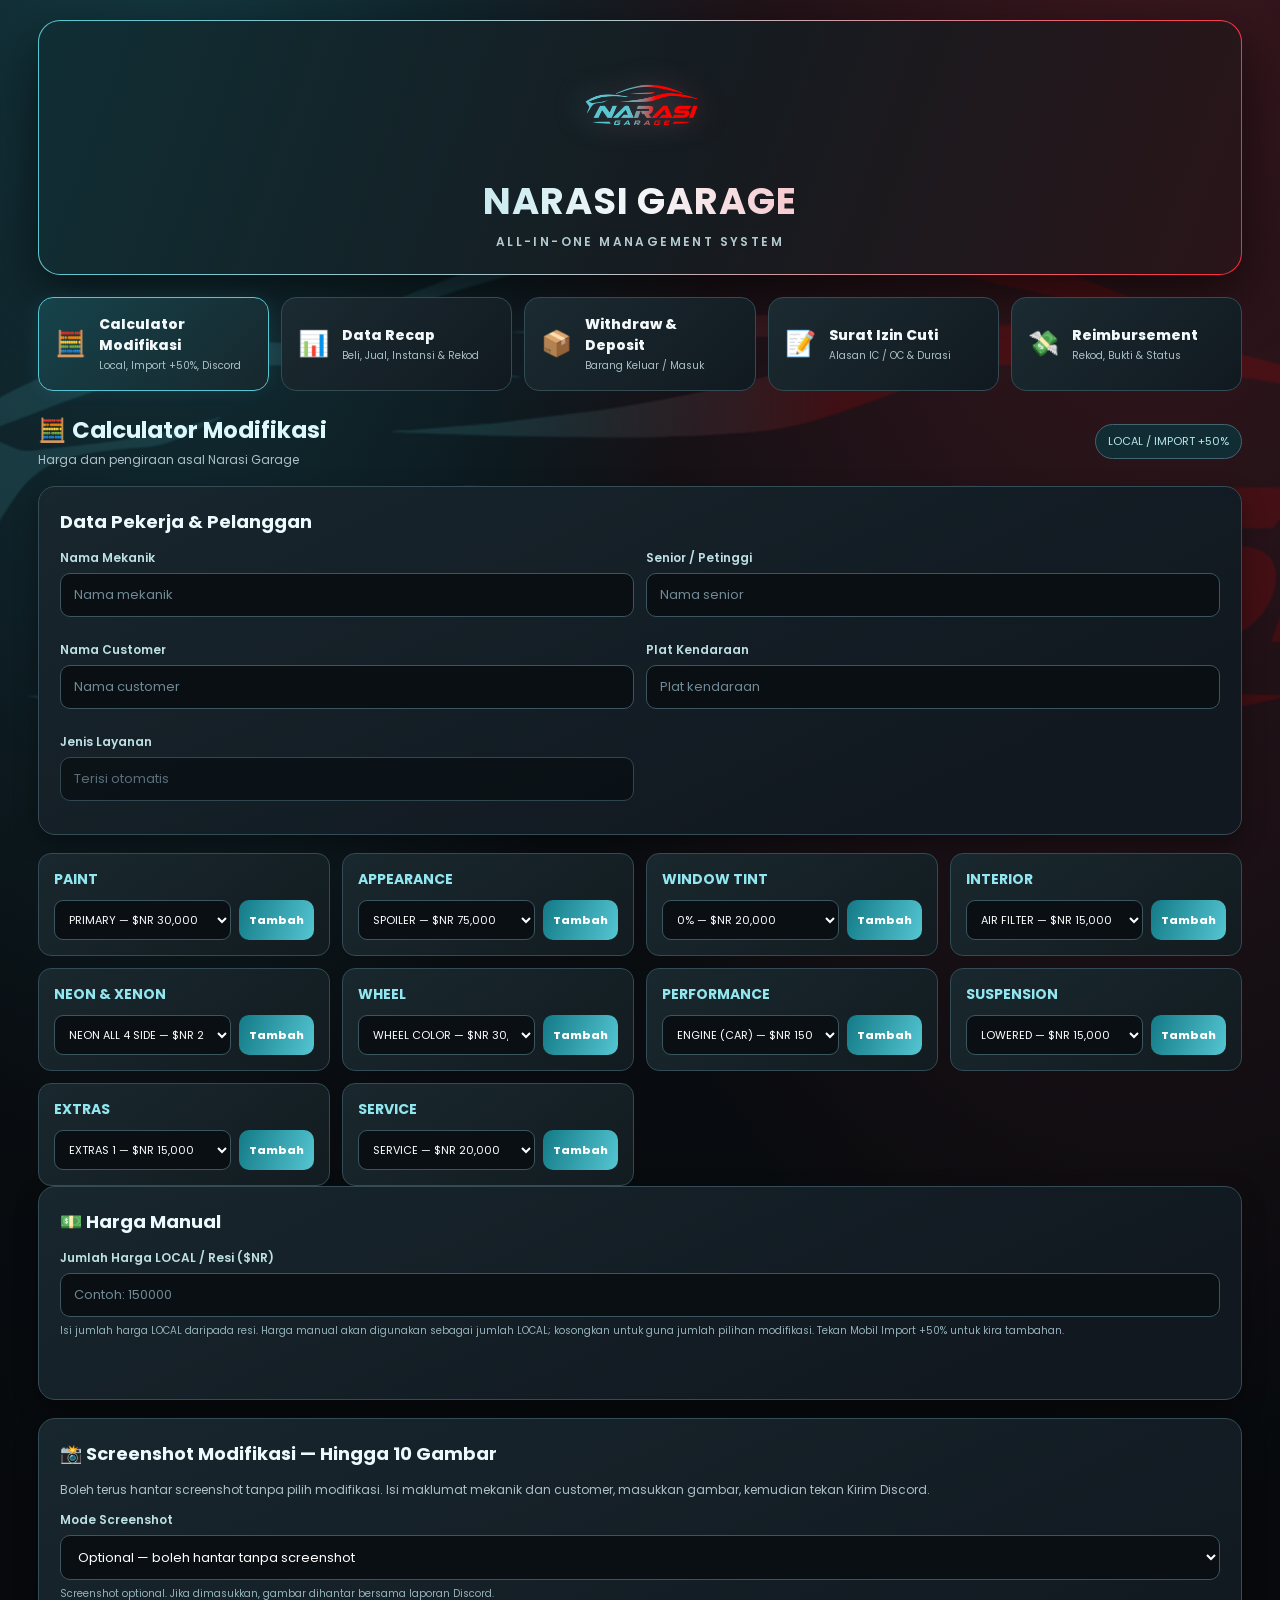
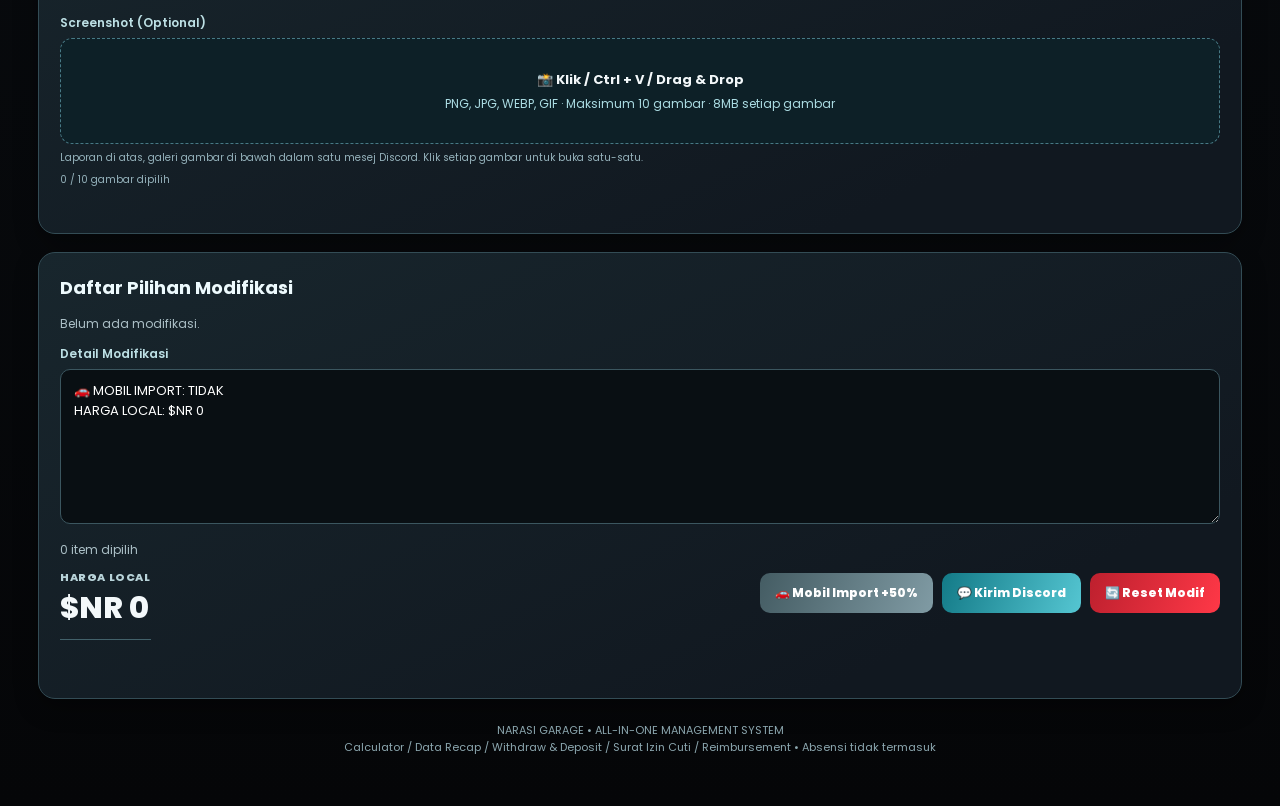
<file: index.html>
<!DOCTYPE html>
<html lang="id"><head><meta charset="UTF-8"><meta name="viewport" content="width=device-width,initial-scale=1">
<meta name="theme-color" content="#050608"><title>Narasi Garage | All-in-One Management</title>
<link rel="icon" type="image/webp" sizes="1024x1024" href="assets/narasi-garage-favicon.webp?v=a1fa4c8b">
<link href="https://fonts.googleapis.com/css2?family=Poppins:wght@400;500;600;700;800&display=swap" rel="stylesheet">
<style>
:root{color-scheme:dark;--bg:#050608;--panel:#121b20;--panel2:#17232a;--input:#090f13;--border:#334b53;--text:#f3f8fa;--muted:#acc0c7;--cyan:#55c6d2;--red:#ff2837;--silver:#bbc4c9;--green:#70dcc2}
*{box-sizing:border-box}html{scroll-behavior:smooth}body{margin:0;min-height:100vh;font-family:Poppins,system-ui,sans-serif;color:var(--text);background:radial-gradient(ellipse at 12% -10%,#153d46,transparent 38%),radial-gradient(ellipse at 90% -10%,#3e171e,transparent 45%),linear-gradient(180deg,#0b1015,#050608)}
body:before{content:'';inset:0;position:fixed;pointer-events:none;opacity:.14;background-image:radial-gradient(#6e9ca8 .5px,transparent .5px);background-size:24px 24px}.shell{position:relative;max-width:1240px;margin:20px auto 50px;padding:0 18px}
.hero{text-align:center;background:linear-gradient(110deg,#102e34,#161b20 57%,#2a1519) padding-box,linear-gradient(105deg,#55c6d2,#bbc4c9,#ff2837) border-box;border:1px solid transparent;border-radius:22px;box-shadow:0 20px 55px #0009;padding:19px 22px 23px}
.hero img{display:block;height:132px;width:min(280px,90%);object-fit:contain;margin:0 auto 1px;filter:drop-shadow(-8px 0 14px #55c6d244) drop-shadow(8px 0 14px #ff283733)}.hero h1{margin:0;font-size:clamp(24px,4.5vw,37px);letter-spacing:.9px;background:linear-gradient(95deg,#55c6d2,#f4f8fa 50%,#ff4b57);color:transparent;background-clip:text;-webkit-background-clip:text}.hero p{font-size:12px;letter-spacing:2.4px;color:#b4cbd1;margin:4px 0 0;font-weight:600}
.nav{display:grid;grid-template-columns:repeat(3,minmax(0,1fr));gap:12px;margin:22px 0}.tab-btn{font:inherit;cursor:pointer;display:flex;gap:13px;align-items:center;padding:16px;background:linear-gradient(135deg,#1b2b31,#111920);border:1px solid var(--border);color:var(--text);border-radius:15px;text-align:left}.tab-btn:hover{border-color:var(--cyan)}.tab-btn.active{background:linear-gradient(135deg,#16434b,#17272d);border-color:var(--cyan);box-shadow:0 0 18px #55c6d219}.tab-btn.red.active{background:linear-gradient(135deg,#3a1c24,#172027);border-color:var(--red)}.nav-icon{font-size:25px}.nav-name{font-size:14px;font-weight:800;display:block}.nav-desc{font-size:10px;color:var(--muted);display:block;margin-top:2px}
.section{display:none}.section.active{display:block}.section-head{display:flex;justify-content:space-between;align-items:center;gap:12px;margin:0 0 17px}.section-head h2{margin:0;font-size:23px;color:#dcf8fc}.section-head p{font-size:12px;color:var(--muted);margin:4px 0 0}.mini-pill{font-size:11px;padding:8px 12px;color:#b4e8ed;border:1px solid #426570;border-radius:999px;background:#122c34}
.panel{background:linear-gradient(155deg,#18262d,#111820 80%);border:1px solid #334c55;border-radius:17px;padding:21px;margin-bottom:18px;box-shadow:0 9px 24px #0005;min-width:0}.panel h3{margin:0 0 14px;font-size:18px;color:#edfafd}.panel p{color:var(--muted);font-size:12px}.grid2{display:grid;grid-template-columns:repeat(2,minmax(0,1fr));gap:17px}.grid3{display:grid;grid-template-columns:repeat(3,minmax(0,1fr));gap:14px}.fields{display:grid;grid-template-columns:repeat(2,minmax(0,1fr));gap:12px}.field{min-width:0;margin:0 0 12px}.field label{display:block;color:#bde0e5;font-size:12px;font-weight:600;margin:0 0 6px}.field input,.field textarea,.field select,.filter{display:block;width:100%;background:#090f13;border:1px solid #3b565f;color:white;border-radius:10px;padding:11px 13px;font:inherit;font-size:13px;outline:none}.field textarea{resize:vertical;min-height:90px}.field input:focus,.field textarea:focus,.field select:focus,.filter:focus{border-color:var(--cyan);box-shadow:0 0 0 2px #55c6d233}.field input::placeholder,.field textarea::placeholder{color:#708995}.field input[readonly]{opacity:.75}
.btn{display:inline-flex;align-items:center;justify-content:center;gap:8px;padding:11px 15px;border:0;border-radius:10px;cursor:pointer;font:inherit;font-size:12px;font-weight:800;color:white;background:linear-gradient(110deg,#137a87,#55c6d2)}.btn:hover{filter:brightness(1.12)}.btn:disabled{opacity:.5;cursor:wait}.btn.red{background:linear-gradient(110deg,#bd202e,#ff3847)}.btn.silver{background:linear-gradient(110deg,#445c63,#809ba4)}.btn.ghost{background:#152c34;border:1px solid #3c6270}.btn.sm{padding:7px 10px;font-size:11px}.actions{display:flex;gap:9px;flex-wrap:wrap;align-items:center}.mod-grid{display:grid;grid-template-columns:repeat(auto-fill,minmax(275px,1fr));gap:12px}.mod-category{background:linear-gradient(145deg,#19282e,#121b20);border:1px solid #334b55;border-radius:13px;padding:15px}.mod-category h4{margin:0 0 10px;font-size:14px;color:#91e6ef}.mod-category .pick{display:flex;gap:8px}.mod-category select{flex:1;min-width:0;background:#090f13;border:1px solid #3c5660;color:white;border-radius:9px;padding:10px;font-family:inherit;font-size:11px}.mod-category .btn{flex:none}.selected-line,.price-line{display:flex;gap:10px;justify-content:space-between;align-items:center;border-bottom:1px solid #34474b;padding:9px 0;font-size:12px}.selected-line:last-child,.price-line:last-child{border-bottom:0}
.mod-price-details{flex:1;min-width:0}
.mod-item-name{color:#f3f8fa;font-size:13px;font-weight:700}
.mod-local-price{color:#bfced3;font-size:12px;margin-top:3px}
.mod-import-price{color:#70dcc2;font-size:12px;font-weight:750;margin-top:3px}
.mod-price-label{color:#b8d3d9;font-size:11px;font-weight:750;letter-spacing:.6px;margin-top:8px}
.mod-import-total{margin-top:8px;padding-top:10px;border-top:1px solid #42616a}
.mod-import-fee{color:#acc0c7;font-size:12px}
.mod-import-fee b{color:#d6e6eb}
.mod-import-label{color:#70dcc2;font-size:12px;font-weight:800;margin-top:8px;letter-spacing:.6px}
.mod-import-amount{font-size:29px;color:#70dcc2;font-weight:800;line-height:1.35}
.price-value{font-weight:700;color:#81d9e3;white-space:nowrap}.total{font-size:30px;font-weight:800;color:#f3f8fa}.sub{font-size:12px;color:var(--muted)}.input-list{display:grid;grid-template-columns:repeat(2,minmax(0,1fr));gap:9px}.qty-entry{border-radius:10px;background:#0c181d;padding:10px}.qty-entry label{font-size:11px;color:#b4e3e7;display:block;margin-bottom:6px}.qty-entry input{width:100%;background:#071014;color:white;border:1px solid #3d575d;border-radius:8px;padding:8px 10px;font:inherit}.stat-grid{display:grid;grid-template-columns:repeat(4,minmax(0,1fr));gap:10px}.stat{border:1px solid #354a50;background:#0d171d;border-radius:12px;padding:14px}.stat span{font-size:11px;color:#adbfc6}.stat b{display:block;font-size:18px;margin-top:6px;color:#b8f0f4;word-break:break-word}
.record{background:#0e191e;border:1px solid #34515c;border-left:3px solid var(--cyan);border-radius:12px;margin:10px 0;padding:13px;font-size:12px;line-height:1.7}.record.sell{border-left-color:var(--red)}.record.instansi{border-left-color:var(--silver)}.record small{font-size:11px;color:#9caeb4}.record-top{display:flex;justify-content:space-between;align-items:start;gap:10px}.record-info{white-space:pre-line;overflow-wrap:anywhere;color:#d1e0e5}.status{font-size:12px;min-height:18px;margin-top:9px;color:#b6ced3}.status.error{color:#ffa1aa}.status.ok{color:#83e4ca}.status.warn{color:#e8c589}.upload{border:1px dashed #477985;background:#0d2027;border-radius:12px;padding:13px;min-height:106px;display:flex;flex-direction:column;align-items:center;justify-content:center;text-align:center;gap:5px;outline:0;cursor:pointer}.upload:focus,.upload.drag{border-color:#63e3eb;background:#132e37}.upload span{font-size:12px;color:#abdce3}.upload strong{font-size:13px}.upload img{max-width:100%;max-height:160px;border-radius:9px;margin-top:8px;object-fit:contain}.upload[hidden] {display:none}.history-type{display:inline-block;border-radius:7px;background:#193842;color:#71ecf7;padding:3px 9px;font-size:10px;font-weight:800}.history-type.withdraw{background:#421b25;color:#ffa0a8}.history-list{display:grid;gap:10px}.history-line{background:#101c21;border:1px solid #385059;border-radius:11px;padding:12px;display:flex;justify-content:space-between;gap:8px;font-size:12px}.history-line small{color:var(--muted)}
.foot{text-align:center;color:#8ca7af;font-size:11px;margin:23px 0}.hint{font-size:10px;color:#95b2bb;margin-top:6px}
@media(max-width:750px){.shell{padding:0 11px;margin-top:10px}.nav{gap:7px}.tab-btn{padding:12px;gap:8px}.nav-name{font-size:11px}.nav-desc{display:none}.nav-icon{font-size:19px}.grid2{grid-template-columns:1fr}.stat-grid{grid-template-columns:repeat(2,1fr)}.mod-grid{grid-template-columns:1fr}.panel{padding:15px}.hero img{height:100px}.fields{grid-template-columns:1fr}}
@media(max-width:450px){.nav{grid-template-columns:1fr}.stat-grid{grid-template-columns:1fr 1fr}.section-head{flex-direction:column;align-items:flex-start}.hero{padding:16px}.hero h1{font-size:24px}}
.mod-photo-gallery{display:grid;grid-template-columns:repeat(auto-fill,minmax(150px,1fr));gap:10px;margin-top:12px}.mod-photo-card{background:#0d2027;border:1px solid #385059;border-radius:10px;padding:10px;min-width:0}.mod-photo-card img{display:block;width:100%;height:125px;object-fit:contain;border-radius:7px}.mod-photo-card small{display:block;overflow-wrap:anywhere;margin:7px 0;color:#bde0e5}.file-input[hidden],.remove-photo[hidden]{display:none}

.nav{grid-template-columns:repeat(4,minmax(0,1fr))}
#leavePreview{min-height:260px;font-family:ui-monospace,SFMono-Regular,Consolas,monospace;font-size:13px;line-height:1.8;white-space:pre;overflow:auto}
@media(max-width:1000px){.nav{grid-template-columns:repeat(2,minmax(0,1fr))}}
@media(max-width:450px){.nav{grid-template-columns:1fr}}

/* Narasi Garage background watermark */
body{position:relative;isolation:isolate}
body::after{content:"";position:fixed;inset:0;z-index:0;pointer-events:none;background:url("assets/narasi-garage-favicon.webp") center 45%/min(1700px,150vw) auto no-repeat;opacity:.14}
.shell{z-index:1}
@media(max-width:750px){body::after{background-size:115vw auto;opacity:.1}}
</style>
<link rel="stylesheet" href="assets/reimbursement.css?v=20261103"></head><body>
<main class="shell"><header class="hero"><img alt="Narasi Garage" id="brandLogo" src="[data-uri]"><h1>NARASI GARAGE</h1><p>ALL-IN-ONE MANAGEMENT SYSTEM</p></header>
<nav class="nav" role="tablist" aria-label="Menu Sistem">
<button class="tab-btn active" type="button" data-tab="calculator" role="tab" aria-selected="true"><span class="nav-icon">🧮</span><span><span class="nav-name">Calculator Modifikasi</span><span class="nav-desc">Local, Import +50%, Discord</span></span></button>
<button class="tab-btn" type="button" data-tab="recap" role="tab" aria-selected="false"><span class="nav-icon">📊</span><span><span class="nav-name">Data Recap</span><span class="nav-desc">Beli, Jual, Instansi & Rekod</span></span></button>
<button class="tab-btn red" type="button" data-tab="data" role="tab" aria-selected="false"><span class="nav-icon">📦</span><span><span class="nav-name">Withdraw & Deposit</span><span class="nav-desc">Barang Keluar / Masuk</span></span></button>
<button class="tab-btn" id="tab-leave" type="button" data-tab="leave" role="tab" aria-controls="section-leave" aria-selected="false"><span class="nav-icon">📝</span><span><span class="nav-name">Surat Izin Cuti</span><span class="nav-desc">Alasan IC / OC & Durasi</span></span></button>
<button class="tab-btn" id="tab-reimbursement" type="button" data-tab="reimbursement" role="tab" aria-controls="section-reimbursement" aria-selected="false"><span class="nav-icon">💸</span><span><span class="nav-name">Reimbursement</span><span class="nav-desc">Rekod, Bukti & Status</span></span></button>
</nav>
<section class="section active" id="section-calculator"><div class="section-head"><div><h2>🧮 Calculator Modifikasi</h2><p>Harga dan pengiraan asal Narasi Garage</p></div><span class="mini-pill">LOCAL / IMPORT +50%</span></div>
<div class="panel"><h3>Data Pekerja & Pelanggan</h3><div class="fields"><div class="field"><label>Nama Mekanik</label><input id="modMechanic" placeholder="Nama mekanik"></div><div class="field"><label>Senior / Petinggi</label><input id="modSenior" placeholder="Nama senior"></div><div class="field"><label>Nama Customer</label><input id="modCustomer" placeholder="Nama customer"></div><div class="field"><label>Plat Kendaraan</label><input id="modPlate" placeholder="Plat kendaraan"></div><div class="field"><label>Jenis Layanan</label><input id="modService" readonly placeholder="Terisi otomatis"></div></div></div>
<div class="mod-grid" id="modCategories"></div>
<div class="panel"><h3>💵 Harga Manual</h3><div class="field"><label for="modManualPrice">Jumlah Harga LOCAL / Resi ($NR)</label><input id="modManualPrice" type="number" min="0" step="1" inputmode="numeric" placeholder="Contoh: 150000" aria-describedby="modManualHint modManualError"><div id="modManualHint" class="hint">Isi jumlah harga LOCAL daripada resi. Harga manual akan digunakan sebagai jumlah LOCAL; kosongkan untuk guna jumlah pilihan modifikasi. Tekan Mobil Import +50% untuk kira tambahan.</div><div id="modManualError" class="status" role="status"></div></div></div>
<div class="panel calculator-photo" id="modPhotoPanel"><h3>📸 Screenshot Modifikasi — Hingga 10 Gambar</h3><p>Boleh terus hantar screenshot tanpa pilih modifikasi. Isi maklumat mekanik dan customer, masukkan gambar, kemudian tekan Kirim Discord.</p><div class="field"><label for="modPhotoMode">Mode Screenshot</label><select id="modPhotoMode"><option value="optional">Optional — boleh hantar tanpa screenshot</option><option value="required">Wajib — screenshot mesti dimasukkan sebelum hantar</option></select><div class="hint" id="modPhotoHint">Screenshot optional. Jika dimasukkan, gambar dihantar bersama laporan Discord.</div></div><div class="field"><label>Screenshot <span id="modPhotoRequired"></span></label><div tabindex="0" class="upload" data-upload="modifikasi" aria-label="Upload screenshot modifikasi"><strong>📸 Klik / Ctrl + V / Drag &amp; Drop</strong><span>PNG, JPG, WEBP, GIF · Maksimum 10 gambar · 8MB setiap gambar</span><button type="button" class="btn sm red remove-photo" hidden>Hapus Semua Gambar</button></div><input class="file-input" type="file" multiple hidden accept="image/png,image/jpeg,image/webp,image/gif"><div class="hint">Laporan di atas, galeri gambar di bawah dalam satu mesej Discord. Klik setiap gambar untuk buka satu-satu.</div><div id="modPhotoCount" class="hint" aria-live="polite">0 / 10 gambar dipilih</div><div id="modPhotoGallery" class="mod-photo-gallery"></div></div></div>
<div class="panel" style="margin-top:18px"><h3>Daftar Pilihan Modifikasi</h3><div id="modSelected" class="sub">Belum ada modifikasi.</div><div style="margin-top:12px" class="field"><label>Detail Modifikasi</label><textarea id="modResult" readonly style="min-height:155px"></textarea></div><div class="actions"><div style="margin-right:auto"><span id="modCount" class="sub">0 item dipilih</span><div class="mod-price-label">HARGA LOCAL</div><div id="modTotal" class="total">$NR 0</div><div id="modGrand" class="mod-import-total" aria-live="polite"></div></div><button class="btn silver" id="importBtn" type="button">🚗 Mobil Import +50%</button><button class="btn" id="sendMod" type="button">💬 Kirim Discord</button><button class="btn red" id="resetMod" type="button">🔄 Reset Modif</button></div><div id="modStatus" class="status" role="status"></div></div></section>
<section class="section" id="section-recap"><div class="section-head"><div><h2>📊 Data Recap — Beli / Jual / Instansi</h2><p>Rekod alat dan dashboard bengkel</p></div><span class="mini-pill">DATA ALAT</span></div>
<div class="grid2" id="recapCards"></div><div class="panel"><h3>📈 Dashboard</h3><div class="stat-grid" id="statistics"></div></div><div class="panel"><div class="section-head"><div><h3 style="margin:0">📋 Rekod Transaksi</h3><p>Penyimpanan data lokal di browser</p></div><button class="btn red sm" id="resetTx">Reset Semua</button></div><div class="field"><label>Cari Transaksi</label><input type="search" id="searchTx" class="filter" placeholder="Cari pekerja, warga, instansi atau barang..."></div><div id="txRecords"></div></div></section>
<section class="section" id="section-data"><div class="section-head"><div><h2>📦 Withdraw & Deposit</h2><p>Sistem pencatatan barang keluar dan masuk bengkel</p></div><span class="mini-pill">NARASI DATA</span></div><div class="grid2">
<form class="panel data-form" data-action="deposit"><h3>📥 DEPOSIT — BARANG MASUK</h3><div class="field"><label>Staff / IC Name *</label><input name="staff" required maxlength="150" placeholder="Nama IC pekerja"></div><div class="fields"><div class="field"><label>Item / Description *</label><input name="item" required maxlength="200" placeholder="Nama barang"></div><div class="field"><label>Quantity</label><input type="number" name="quantity" min="1" max="999999" step="1" placeholder="Optional"></div></div><div class="field"><label>Notes / Details</label><textarea name="note" placeholder="Catatan / tujuan..."></textarea></div><div class="field"><label>Screenshot (Optional)</label><div tabindex="0" class="upload" data-upload="deposit"><strong>📸 Klik / Ctrl + V / Drag & Drop</strong><span>PNG, JPG, WEBP, GIF · Maksimum 8MB</span><img alt="Preview" hidden><button type="button" class="btn sm red remove-photo" hidden>Hapus Screenshot</button></div><input class="file-input" type="file" hidden accept="image/png,image/jpeg,image/webp,image/gif"></div><button class="btn" type="submit" style="width:100%">📥 Send Deposit to Discord</button><div class="status" role="status"></div></form>
<form class="panel data-form" data-action="withdraw"><h3>📤 WITHDRAW — BARANG KELUAR</h3><div class="field"><label>Staff / IC Name *</label><input name="staff" required maxlength="150" placeholder="Nama IC pekerja"></div><div class="fields"><div class="field"><label>Item / Description *</label><input name="item" required maxlength="200" placeholder="Nama barang"></div><div class="field"><label>Quantity</label><input type="number" name="quantity" min="1" max="999999" step="1" placeholder="Optional"></div></div><div class="field"><label>Notes / Details</label><textarea name="note" placeholder="Alasan mengambil barang..."></textarea></div><div class="field"><label>Screenshot (Optional)</label><div tabindex="0" class="upload" data-upload="withdraw"><strong>📸 Klik / Ctrl + V / Drag & Drop</strong><span>PNG, JPG, WEBP, GIF · Maksimum 8MB</span><img alt="Preview" hidden><button type="button" class="btn sm red remove-photo" hidden>Hapus Screenshot</button></div><input class="file-input" type="file" hidden accept="image/png,image/jpeg,image/webp,image/gif"></div><button class="btn red" type="submit" style="width:100%">📤 Send Withdraw to Discord</button><div class="status" role="status"></div></form></div>
<div class="panel"><div class="section-head"><div><h3 style="margin:0">🕘 Recent Submissions</h3><p>Percubaan penghantaran lokal; perlu semak Discord untuk pengesahan.</p></div><button class="btn sm silver" id="clearHistory">Clear History</button></div><div id="dataHistory" class="history-list"></div></div></section>
<section class="section" id="section-leave" role="tabpanel" aria-labelledby="tab-leave">
<div class="section-head"><div><h2>📝 Surat Izin Cuti</h2><p>Isi data izin cuti, lalu tekan Kirim Discord untuk mengirim ke channel izin cuti.</p></div><span class="mini-pill">IZIN CUTI</span></div>
<div class="grid2">
<form class="panel" id="leaveForm"><h3>Data Izin Cuti</h3>
<div class="field"><label for="leaveName">NAMA *</label><input id="leaveName" name="nama" required maxlength="150" placeholder="Nama IC pekerja"></div>
<div class="field"><label for="leaveReasonIC">ALASAN IC *</label><textarea id="leaveReasonIC" name="alasanIC" required maxlength="1000" placeholder="Alasan izin cuti secara IC"></textarea></div>
<div class="field"><label for="leaveReasonOC">ALASAN OC *</label><textarea id="leaveReasonOC" name="alasanOC" required maxlength="1000" placeholder="Alasan izin cuti secara OC"></textarea></div>
<div class="field"><label for="leaveDuration">DURASI *</label><input id="leaveDuration" name="durasi" required maxlength="150" placeholder="Contoh: 3 hari (26–28 Oktober 2026)"></div>
<div class="actions"><button class="btn" id="sendLeave" type="submit">💬 Kirim Discord</button><button class="btn silver" id="copyLeave" type="button">📋 Salin Surat</button><button class="btn silver" type="reset">🔄 Reset</button></div>
<div id="leaveStatus" class="status" role="status" aria-live="polite"></div></form>
<div class="panel"><h3>Pratinjau Surat</h3><div class="field"><label for="leavePreview">FORMAT SURAT IZIN CUTI</label><textarea id="leavePreview" readonly spellcheck="false"></textarea></div><p>Kirim Discord mengirim surat ke channel izin cuti. Salin Surat hanya menyalin teks.</p></div>
</div></section>
<section class="section" id="section-reimbursement" role="tabpanel" aria-labelledby="tab-reimbursement">
<div class="section-head"><div><h2>💸 Reimbursement</h2><p>Kelola penggantian biaya bengkel, bukti screenshot, dan status.</p></div><span class="mini-pill">PENGGANTIAN BIAYA</span></div>
<div class="rmb-storage-note">Rekod dan bukti disimpan di database browser ini dan tetap ada setelah refresh. Gunakan browser dan perangkat yang sama. Data belum dibagikan antarperangkat; jangan hapus data situs jika ingin menyimpan rekod.</div>
<form class="panel" id="rmbForm" novalidate>
<div class="rmb-form-heading"><h3 id="rmbFormTitle">Tambah Reimbursement</h3><span class="mini-pill" id="rmbEditingId" hidden></span></div>
<p>Isi minimal satu nama di bawah ini. Ketiga nama dapat diisi sekaligus; kolom yang tidak berkaitan boleh dikosongkan.</p>
<div class="rmb-names">
<div class="field"><label for="rmbWorker">Nama Pekerja</label><input id="rmbWorker" name="workerName" type="text" maxlength="150" placeholder="Isi nama pekerja" aria-describedby="rmbNameHint"></div>
<div class="field"><label for="rmbAgency">Nama Instansi</label><input id="rmbAgency" name="agencyName" type="text" maxlength="150" placeholder="Isi nama instansi" aria-describedby="rmbNameHint"></div>
<div class="field"><label for="rmbCustomer">Nama Customer</label><input id="rmbCustomer" name="customerName" type="text" maxlength="150" placeholder="Isi nama customer" aria-describedby="rmbNameHint"></div>
</div><div class="hint" id="rmbNameHint">Minimal satu dari tiga nama wajib diisi.</div>
<div class="rmb-form-grid" style="margin-top:18px">
<div>
<div class="field"><label for="rmbAmount">Jumlah Reimbursement ($NR) *</label><input id="rmbAmount" name="amount" type="number" min="1" max="999999999999" step="1" inputmode="numeric" required placeholder="Contoh: 250000" aria-describedby="rmbAmountPreview"><div class="rmb-amount-preview" id="rmbAmountPreview" aria-live="polite">$NR0</div></div>
<div class="fields">
<div class="field"><label for="rmbDate">Tanggal Reimbursement (WIB) *</label><input id="rmbDate" name="date" type="date" required></div>
</div>
<div class="field"><label for="rmbNote">Keterangan</label><textarea id="rmbNote" name="note" maxlength="2000" placeholder="Sebab atau tujuan reimbursement"></textarea></div>
</div>
<div><div class="field"><label id="rmbEvidenceLabel">Bukti Screenshot (Opsional)</label>
<div class="rmb-upload" id="rmbUpload" tabindex="0" role="group" aria-labelledby="rmbEvidenceLabel" aria-describedby="rmbPasteHelp">
<strong>📸 Klik di sini, lalu Ctrl + V</strong><p id="rmbPasteHelp">Tekan Win + Shift + S, pilih area screenshot, klik kotak ini lalu Ctrl + V. Bisa juga upload atau drag &amp; drop gambar.</p>
<button class="btn ghost sm" type="button" id="rmbChooseFile">Pilih Gambar / Ganti Bukti</button><span class="hint">PNG, JPG, JPEG · 1 gambar · Maksimal 8MB</span>
</div>
<input id="rmbFile" type="file" accept="image/png,image/jpeg,.png,.jpg,.jpeg" hidden>
<button type="button" class="rmb-photo-button" id="rmbPhotoPreview" hidden aria-label="Lihat bukti screenshot ukuran penuh"><img id="rmbPhoto" alt="Preview bukti reimbursement"><span>Klik untuk melihat ukuran penuh</span></button>
<div class="rmb-evidence-footer"><span class="hint" id="rmbPhotoName"></span><button class="btn red sm" type="button" id="rmbRemovePhoto" hidden>Hapus Bukti</button></div>
</div></div>
</div>
<div class="actions rmb-form-actions"><button class="btn" type="submit" id="rmbSave" disabled>💾 SIMPAN REIMBURSEMENT</button><button class="btn silver" id="rmbReset" type="button">Batal Edit / Reset</button></div><div class="status" id="rmbStatus" role="status" aria-live="polite"></div>
</form>
<div class="panel" aria-label="Log Discord Reimbursement"><h3>💬 Log Discord</h3><p>Rekod baru, edit, perubahan status, dan penghapusan otomatis dikirim ke Discord bersama bukti screenshot yang tersimpan. Log yang gagal dikirim tetap berada dalam antrean setelah refresh.</p><div class="status" id="rmbDiscordStatus" role="status" aria-live="polite">Memeriksa antrean log...</div><div class="actions"><button class="btn silver" id="rmbRetryDiscord" type="button" hidden>🔄 COBA LAGI KIRIM LOG</button></div></div>
</section>
<dialog id="rmbViewer" aria-labelledby="rmbViewerTitle"><div class="rmb-viewer-heading"><h3 id="rmbViewerTitle">Bukti Reimbursement</h3><button class="btn silver sm" type="button" id="rmbViewerClose">Tutup</button></div><img id="rmbViewerImage" alt="Bukti reimbursement ukuran penuh"><a class="btn ghost" id="rmbViewerLink" target="_blank" rel="noopener">Buka / Download Ukuran Penuh</a></dialog>
<footer class="foot">NARASI GARAGE • ALL-IN-ONE MANAGEMENT SYSTEM<br>Calculator / Data Recap / Withdraw & Deposit / Surat Izin Cuti / Reimbursement • Absensi tidak termasuk</footer></main>
<script>
'use strict';
const MOD_DATA={"PAINT":{"PRIMARY":30000,"SECONDARY":30000,"PEARLESCENT":30000,"INTERIOR":15000,"CHAMELEON":30000,"DASHBOARD":15000},"APPEARANCE":{"SPOILER":75000,"FRONT BUMPER":50000,"REAR BUMPER":35000,"ROOF":25000,"SIDE SKIRT":30000,"EXHAUST":25000,"FRAME (ROLLCAGE)":20000,"GRILL":20000,"HOOD":30000,"LEFT FENDER":15000,"RIGHT FENDER":15000,"ENGINE BLOCK":20000,"LIVERY":15000,"TRIM":15000,"STRUTS":15000,"FRONT VANITY PLATES":15000,"LICENSE PLATE HOLDER":15000,"LICENSE PLATE":15000,"PLAQUE":15000,"SPEAKERS":15000,"TRUNK":15000,"WINGS":30000,"FUEL TANK":15000,"AERIALS":15000,"ARCH COVERS":15000,"HORNS":15000,"HYDRAULICS":15000},"WINDOW TINT":{"0%":20000,"10%":20000,"50%":20000,"60%":20000,"80%":20000,"100%":20000,"WINDOW (UMUM)":20000},"INTERIOR":{"AIR FILTER":15000,"INTERIOR":15000,"ORNAMENTS":15000,"DASHBOARD":15000,"DIAL":15000,"SHIFTING LEAVERS":15000,"DOOR SPEAKER":13000,"SEATS":15000,"STEERING WHEELS":15000,"VEHICLE EXTRAS":20000},"NEON & XENON":{"NEON ALL 4 SIDE":25000,"NEON COLOR":15000,"XENON INSTALLATION":25000,"XENON COLOR":15000},"WHEEL":{"WHEEL COLOR":30000,"TIRE SMOKE COLOR":30000,"WHEEL TYPES":50000,"TIRE ENHANCEMENTS":25000,"TIRE DESIGN":15000,"CAMBER (STANCER)":50000,"SPACERS (STANCER)":30000},"PERFORMANCE":{"ENGINE (CAR)":150000,"ENGINE (BIKE)":120000,"BRAKES":100000,"TRANSMISSION":140000,"ARMOUR":150000,"TURBO":110000,"NITROUS":200000,"AIR FILTER (NOS UNLIMITED)":250000,"REFILL NOS":25000},"SUSPENSION":{"LOWERED":15000,"STREET":20000,"SPORTS":35000,"COMPETITION":60000},"EXTRAS":{"EXTRAS 1":15000,"EXTRAS 2":15000,"EXTRAS 3":15000,"EXTRAS 4":15000,"EXTRAS 5":15000,"EXTRAS 6":15000,"EXTRAS 7":15000,"EXTRAS 8":15000,"EXTRAS 9":15000,"EXTRAS 10":15000},"SERVICE":{"SERVICE":20000,"CUCI":5000}};
const BUY={"ADVANCE REPAIR KIT":15000,"REPAIR KIT":6000,"TIRE KIT":8000,"CLEANING KIT":4000},SELL={"REPAIR KIT":7000,"TIRE KIT":10000,"CLEANING KIT":5000},INST={"REPAIR KIT":7000,"TIRE KIT":10000,"CLEANING KIT":5000};
const WEBHOOKS={"mod":"https://canary.discord.com/api/webhooks/1551174190932041759/I7uo_McmUfTpIei-8bFpIrHk82hKk02oOzUJ_0yYavZGEJW9Iz38kno1UZjPyKUa_4Av","buy":"https://canary.discord.com/api/webhooks/1551175166283751504/0lK7QKa6msBr_MJSffT-lvUVN29t8ibEAhMVu7pH94AIaYWfmxhhWMqI1fG9PiY0W9u6","sell":"https://canary.discord.com/api/webhooks/1551174528850202634/clHFV7FLYAr8mNZNLNSErmJzADMeS8Fc_qMmUvF5hoQ3FY0IwXGhRf-IPdHGnzD8j4oQ","instansi":"https://canary.discord.com/api/webhooks/1551175166283751504/0lK7QKa6msBr_MJSffT-lvUVN29t8ibEAhMVu7pH94AIaYWfmxhhWMqI1fG9PiY0W9u6","data":"https://canary.discord.com/api/webhooks/1558163743521771591/CdYy4vef4a67b4j3MPd1CdH1YJKgyBKqprVAWAn9hPZVlCoVLwDHlIk3dCXYQFkkl69G"};
const $=id=>document.getElementById(id);
const money=n=>Number(n||0).toLocaleString('en-US');
const esc=s=>String(s??'').replace(/[&<>"']/g,c=>({'&':'&amp;','<':'&lt;','>':'&gt;','"':'&quot;',"'":'&#39;'}[c]));
function setStatus(id,msg,kind=''){const e=$(id);e.textContent=msg;e.className='status '+kind}
const safeText=s=>String(s==null?'':s).slice(0,1024);
let modItems=[],importActive=false;
let transactions=[];
try{const x=JSON.parse(localStorage.getItem('rkGarageTransactions')||'[]');transactions=Array.isArray(x)?x:[]}catch(e){}
let dataHistory=[];
try{const x=JSON.parse(localStorage.getItem('narasi-withdraw-deposit-history-v1')||'[]');dataHistory=Array.isArray(x)?x.slice(0,30):[]}catch(e){}
// One page; fully embedded calculators/forms. No iframe and no remote application dependencies.
function tab(name){
  for(const n of document.querySelectorAll('.tab-btn')){const yes=n.dataset.tab===name;n.classList.toggle('active',yes);n.setAttribute('aria-selected',String(yes))}
  for(const s of document.querySelectorAll('.section'))s.classList.toggle('active',s.id==='section-'+name);
}
document.querySelectorAll('.tab-btn').forEach(n=>n.addEventListener('click',()=>tab(n.dataset.tab)));
function renderModCategories(){
 $('modCategories').innerHTML=Object.entries(MOD_DATA).map(([category,options],idx)=>`<div class="mod-category"><h4>${esc(category)}</h4><div class="pick"><select id="modSel${idx}" aria-label="${esc(category)}">${Object.entries(options).map(([name,price])=>`<option value="${price}" data-name="${esc(name)}">${esc(name)} — $NR ${money(price)}</option>`).join('')}</select><button type="button" class="btn sm" data-add="${idx}">Tambah</button></div></div>`).join('');
 $('modCategories').querySelectorAll('button[data-add]').forEach(btn=>btn.addEventListener('click',()=>{
  const idx=Number(btn.dataset.add),category=Object.keys(MOD_DATA)[idx],op=$('modSel'+idx).selectedOptions[0];if(modItems.some(x=>x.category===category&&x.name===op.dataset.name)){alert('Item ini sudah ditambahkan.');return}
  modItems.push({category,name:op.dataset.name,price:Number(op.value)});renderMod();
 }));
}
function readManualPrice(){const input=$('modManualPrice'),raw=input.value.trim(),badInput=!!input.validity?.badInput,active=raw!==''||badInput,value=Number(raw);return{active,value,valid:!active||(!badInput&&Number.isSafeInteger(value)&&value>=0&&value<=Math.floor(Number.MAX_SAFE_INTEGER/1.5))}}
function modTotals(){const manual=readManualPrice(),base=manual.active?(manual.valid?manual.value:0):modItems.reduce((s,i)=>s+i.price,0),fee=importActive?Math.round(base*.5):0;return{base,fee,grand:base+fee}}
function renderMod(){
 const groups={};modItems.forEach((item,index)=>(groups[item.category]??=[]).push({...item,index}));const out=[];let listing='';
 for(const [category,items] of Object.entries(groups)){
  out.push(category+':');listing+=`<div style="margin-bottom:10px"><b style="color:#91e6ef;font-size:13px">${esc(category)}</b>`;
  for(const x of items){out.push('- '+x.name+' - $NR '+money(x.price));if(importActive)out.push('  ↳ IMPORT (+50%): $NR '+money(Math.round(x.price*1.5)));listing+=`<div class="selected-line"><div class="mod-price-details"><div class="mod-item-name">• ${esc(x.name)}</div><div class="mod-local-price">LOCAL: $NR ${money(x.price)}</div>${importActive?`<div class="mod-import-price">IMPORT (+50%): $NR ${money(Math.round(x.price*1.5))}</div>`:''}</div><button type="button" class="btn red sm" data-remove="${x.index}">Hapus</button></div>`}
  out.push('');listing+='</div>';
 }
 const manual=readManualPrice();$('modManualError').textContent=manual.valid?'':'❌ Masukkan harga nombor bulat yang sah, 0 atau lebih.';$('modManualError').className='status '+(manual.valid?'':'error');
 const t=modTotals();if(manual.active&&manual.valid)out.push('SUMBER HARGA: MANUAL');out.push(`🚗 MOBIL IMPORT: ${importActive?'YA (+50%)':'TIDAK'}`,`HARGA LOCAL: $NR ${money(t.base)}`);if(importActive)out.push(`TAMBAHAN IMPORT (+50%): $NR ${money(t.fee)}`,`HARGA IMPORT: $NR ${money(t.grand)}`);
 $('modSelected').innerHTML=listing||'<span class="sub">Belum ada modifikasi.</span>';
 $('modSelected').querySelectorAll('[data-remove]').forEach(b=>b.addEventListener('click',()=>{modItems.splice(Number(b.dataset.remove),1);renderMod()}));
 $('modResult').value=out.join('\n');$('modCount').textContent=modItems.length+' item dipilih';$('modTotal').textContent=manual.valid?'$NR '+money(t.base):'—';$('modGrand').innerHTML=importActive&&manual.valid?`<div class="mod-import-fee">Tambahan IMPORT (+50%): <b>$NR ${money(t.fee)}</b></div><div class="mod-import-label">HARGA IMPORT (+50%)</div><div class="mod-import-amount">$NR ${money(t.grand)}</div>`:'';
 $('modService').value=[...new Set(modItems.map(x=>x.category))].join(', ')||(manual.active?'HARGA MANUAL':'');
 $('importBtn').textContent=importActive?'🚗 Mobil Import Aktif ✓':'🚗 Mobil Import +50%';
}
$('modManualPrice').addEventListener('input',()=>{renderMod();setStatus('modStatus','')});
$('importBtn').addEventListener('click',()=>{importActive=!importActive;renderMod()});
$('resetMod').addEventListener('click',()=>{if(!confirm('Yakin mahu reset kalkulator modif?'))return;modItems=[];importActive=false;['modMechanic','modSenior','modCustomer','modPlate','modService','modManualPrice'].forEach(id=>$(id).value='');renderMod();photoReady($('modPhotoPanel'),null);setStatus('modStatus','')});
async function postWebhook(type,payload,statusId,attachments=[]){const url=WEBHOOKS[type];if(!url){setStatus(statusId,'❌ Webhook belum dikonfigurasi.','error');return false}setStatus(statusId,'⏳ Menghantar...','warn');try{let options;if(attachments.length){const data=new FormData();data.append('payload_json',JSON.stringify(payload));attachments.forEach(({file,filename},index)=>data.append('files['+index+']',file,filename));options={method:'POST',body:data}}else options={method:'POST',headers:{'Content-Type':'application/json'},body:JSON.stringify(payload)};const ordered=!!(payload.flags&32768),endpoint=ordered?url.replace('/api/webhooks/','/api/v10/webhooks/'):url;const response=await fetch(endpoint+'?wait=true'+(ordered?'&with_components=true':''),options);setStatus(statusId,response.ok?'✅ Berjaya dihantar.':'❌ Gagal. Status '+response.status,response.ok?'ok':'error');return response.ok}catch(e){setStatus(statusId,'❌ '+e.message,'error');return false}}
function orderedModReport(payload,attachments){
 if(!attachments.length)return payload;
 const report=payload.embeds[0],lines=['## '+report.title,report.description];
 for(const field of report.fields){const value=String(field.value).slice(0,field.name.includes('DETAIL MODIFIKASI')?1000:300);lines.push('**'+field.name+'**\n'+value)}
 lines.push('-# '+report.footer.text+' • <t:'+Math.floor(new Date(report.timestamp).getTime()/1000)+':f>');
 const content=lines.join('\n\n');if(content.length>4000)throw new Error('Laporan terlalu panjang. Pendekkan maklumat mekanik atau customer.');
 return{username:payload.username,allowed_mentions:payload.allowed_mentions,flags:32768,attachments:payload.attachments,components:[{type:17,accent_color:report.color,components:[{type:10,content},{type:14,divider:true,spacing:1},{type:12,items:attachments.map(({filename},index)=>({media:{url:'attachment://'+filename},description:'Screenshot modifikasi '+(index+1)}))}]}]};
}
$('sendMod').addEventListener('click',async()=>{
 const photos=modPhotos.map(x=>x.file),hasMods=modItems.length>0,manual=readManualPrice(),hasPrice=hasMods||manual.active;
 if(!manual.valid){setStatus('modStatus','❌ Harga manual mesti nombor bulat yang sah, 0 atau lebih.','error');$('modManualPrice').focus();return}
 if(!hasPrice&&!photos.length){setStatus('modStatus','❌ Masukkan screenshot, harga manual atau tambah modifikasi sebelum hantar.','error');$('modPhotoPanel').querySelector('.upload').focus();return}
 if($('modPhotoMode').value==='required'&&!photos.length){setStatus('modStatus','❌ Screenshot wajib dimasukkan sebelum hantar.','error');$('modPhotoPanel').querySelector('.upload').focus();return}
 const t=modTotals(),services=[...new Set(modItems.map(x=>x.category))].join(', ')||'-';
 const details=modItems.map(x=>'• '+x.name+' — $NR '+money(x.price)).join('\n').slice(0,1000)||'-';
 const payload={username:'Narasi Garage Calculator',allowed_mentions:{parse:[]},embeds:[{
 title:hasPrice?'🚗 NARASI GARAGE | MODIFIKASI':'📸 NARASI GARAGE | BUKTI MODIFIKASI',
 description:hasPrice?'**LAPORAN MODIFIKASI KENDARAAN**\nInformasi mekanik, pelanggan, dan rincian biaya.':'**LAPORAN SCREENSHOT MODIFIKASI**\nRincian modifikasi dan harga mengikut screenshot yang dilampirkan.',
 color:0x4389F8,
 fields:[
 {name:'👨‍🔧 MEKANIK',value:safeText($('modMechanic').value||'-'),inline:true},
 {name:'⭐ SENIOR / PETINGGI',value:safeText($('modSenior').value||'-'),inline:true},
 {name:'👤 CUSTOMER',value:safeText($('modCustomer').value||'-'),inline:true},
 {name:'🚘 PLAT KENDARAAN',value:safeText($('modPlate').value||'-'),inline:true},
 {name:'🌍 KATEGORI',value:importActive?'IMPORT (+50%)':'LOCAL',inline:true},
 {name:'🛠️ JENIS LAYANAN',value:hasMods?safeText(services):manual.active?'HARGA MANUAL':'BUKTI SCREENSHOT',inline:true},
 ...(manual.active?[{name:'🧾 SUMBER HARGA',value:'HARGA LOCAL MANUAL / RESI',inline:true}]:[]),
 ...(hasMods?[{name:'📋 DETAIL MODIFIKASI',value:safeText(details),inline:false}]:[]),
 ...(hasPrice?[{name:'💵 HARGA LOCAL',value:'$NR '+money(t.base),inline:true},
 {name:'💸 BIAYA IMPORT (+50%)',value:'$NR '+money(t.fee),inline:true},
 {name:'💰 GRAND TOTAL',value:'**$NR '+money(t.grand)+'**',inline:false}]:[])
 ],footer:{text:'NARASI GARAGE • MODIFICATION LOG'},timestamp:new Date().toISOString()}]};
 const btn=$('sendMod');if(btn.disabled)return;btn.disabled=true;
 try{const stamp=Date.now(),attachments=photos.map((file,index)=>({file,filename:'narasi-modifikasi-'+stamp+'-'+(index+1)+'.'+(file.type==='image/jpeg'?'jpg':file.type.split('/')[1])}));if(attachments.length){payload.attachments=attachments.map(({filename},id)=>({id,filename}));payload.embeds[0].fields.push({name:'📸 SCREENSHOT',value:photos.length+' gambar dilampirkan — klik gambar untuk buka satu-satu.',inline:false})}await postWebhook('mod',orderedModReport(payload,attachments),'modStatus',attachments)}catch(e){setStatus('modStatus','❌ '+e.message,'error')}finally{btn.disabled=false}
});
const kinds=[{type:'buy',title:'🛒 Beli Alat',worker:'Nama Pekerja',button:'➕ Tambah Pembelian',send:'💬 Kirim Data Beli',prices:BUY},{type:'sell',title:'💰 Jual Alat',worker:'Nama Pekerja',button:'➕ Tambah Penjualan',send:'💬 Kirim Data Jual',prices:SELL},{type:'instansi',title:'🏢 Pembelian Instansi — NO LIMIT',worker:'Nama Pekerja',button:'➕ Tambah Transaksi',send:'💬 Kirim Data Instansi',prices:INST}];
function renderRecapForms(){
 $('recapCards').innerHTML=kinds.map(k=>`<div class="panel" id="form-${k.type}"><h3>${k.title}</h3><div class="field"><label>${k.worker}</label><input id="${k.type}Worker" placeholder="Nama pekerja"></div>${k.type==='sell'?'<div class="field"><label>Nama Warga</label><input id="sellCustomer" placeholder="Nama warga"></div>':''}${k.type==='instansi'?'<div class="fields"><div class="field"><label>Nama Instansi</label><input id="instName" placeholder="Nama instansi"></div><div class="field"><label>Diskon (%)</label><input id="instDiscount" type="number" min="0" max="100" value="0"></div></div>':''}<div style="margin-bottom:12px">${Object.entries(k.prices).map(([name,price])=>`<div class="price-line"><span>${esc(name)}</span><span class="price-value">$NR ${money(price)}</span></div>`).join('')}</div><div class="input-list">${Object.keys(k.prices).map((name,idx)=>`<div class="qty-entry"><label>${esc(name)}</label><input id="${k.type}Q${idx}" type="number" step="1" min="0" value="0"></div>`).join('')}</div><div class="actions" style="margin-top:15px"><button class="btn" type="button" data-add-tx="${k.type}">${k.button}</button><button class="btn silver" type="button" data-send-tx="${k.type}">${k.send}</button></div><div class="status" id="${k.type}Status" role="status"></div></div>`).join('');
 $('recapCards').querySelectorAll('[data-add-tx]').forEach(b=>b.addEventListener('click',()=>addTransaction(b.dataset.addTx)));
 $('recapCards').querySelectorAll('[data-send-tx]').forEach(b=>b.addEventListener('click',()=>sendLatest(b.dataset.sendTx)));
}
function today(){return new Date().toISOString().slice(0,10)}
function saveTx(){localStorage.setItem('rkGarageTransactions',JSON.stringify(transactions))}
function readItems(prices,type){return Object.entries(prices).map(([name,price],idx)=>({name,price,quantity:Number($(`${type}Q${idx}`).value)||0})).filter(x=>x.quantity>0).map(x=>({...x,subtotal:x.price*x.quantity}))}
function addTransaction(type){const prices=type==='buy'?BUY:type==='sell'?SELL:INST,worker=$(`${type}Worker`).value.trim(),customer=type==='sell'?$('sellCustomer').value.trim():'-',instansi=type==='instansi'?$('instName').value.trim():'-',items=readItems(prices,type);
 if(!worker||!items.length||(type==='sell'&&!customer)||(type==='instansi'&&!instansi)){alert(type==='sell'?'Lengkapkan pekerja, warga dan quantity.':type==='instansi'?'Lengkapkan instansi, pekerja dan quantity.':'Masukkan nama pekerja dan quantity.');return}
 if(items.some(x=>!Number.isSafeInteger(x.quantity)||x.quantity>999999)){alert('Quantity mesti nombor bulat yang sah.');return}
 const total=items.reduce((s,x)=>s+x.subtotal,0),rec={id:Date.now(),date:today(),time:new Date().toLocaleTimeString(),type,worker,customer,instansi,items,total};
 if(type==='sell'){rec.cost=items.reduce((s,x)=>s+x.quantity*(BUY[x.name]||0),0);rec.profit=rec.total-rec.cost}
 if(type==='instansi'){const pct=Number($('instDiscount').value)||0;if(pct<0||pct>100){alert('Diskon mesti 0 hingga 100%.');return}rec.gross=total;rec.discountPercent=pct;rec.discount=total*pct/100;rec.total=total-rec.discount;rec.totalQty=items.reduce((s,x)=>s+x.quantity,0)}
 transactions.unshift(rec);saveTx();renderDashboard();Object.keys(prices).forEach((_,i)=>$(`${type}Q${i}`).value=0);if(type==='sell')$('sellCustomer').value='';if(type==='instansi'){$('instName').value='';$('instDiscount').value='0'}setStatus(type+'Status','✅ Transaksi ditambah.','ok');
}
function renderDashboard(){const totals={buy:0,sell:0,instansi:0,profit:0};transactions.forEach(x=>{totals[x.type]=(totals[x.type]||0)+Number(x.total||0);if(x.type==='sell')totals.profit+=Number(x.profit||0)});
 $('statistics').innerHTML=[['Total Beli',totals.buy],['Total Jual',totals.sell],['Total Instansi',totals.instansi],['Profit',totals.profit]].map(([label,value])=>`<div class="stat"><span>${label}</span><b>$NR ${money(value)}</b></div>`).join('');renderTxRecords()}
function renderTxRecords(){const search=$('searchTx').value.toLowerCase();const rows=transactions.filter(x=>JSON.stringify(x).toLowerCase().includes(search));$('txRecords').innerHTML=rows.length?rows.map(t=>`<article class="record ${esc(t.type)}"><div class="record-top"><div><b>${t.type==='buy'?'PEMBELIAN':t.type==='sell'?'PENJUALAN':'PEMBELIAN INSTANSI'}</b><br><small>${esc(t.date)} ${esc(t.time)}</small></div><button class="btn sm red" type="button" data-remove-tx="${t.id}">Hapus</button></div><div class="record-info">👨‍🔧 ${esc(t.worker)}\n${t.type==='instansi'?'🏢 '+esc(t.instansi):'👤 '+esc(t.customer)}\n\n${t.items.map(x=>`${esc(x.name)} × ${x.quantity} = $NR ${money(x.subtotal)}`).join('\n')}\n\n💵 Total: $NR ${money(t.total)}${t.type==='sell'?`\n📈 Profit: $NR ${money(t.profit)}`:''}${t.type==='instansi'?`\n🏷️ Diskon: ${t.discountPercent}% (-$NR ${money(t.discount)})`:''}</div></article>`).join(''):'<p class="sub" style="padding:20px;text-align:center">Tiada transaksi.</p>';
 $('txRecords').querySelectorAll('[data-remove-tx]').forEach(b=>b.addEventListener('click',()=>{if(confirm('Hapus transaksi ini?')){transactions=transactions.filter(t=>t.id!==Number(b.dataset.removeTx));saveTx();renderDashboard()}}))}
$('searchTx').addEventListener('input',renderTxRecords);$('resetTx').addEventListener('click',()=>{if(confirm('Reset SEMUA transaksi?')){transactions=[];saveTx();renderDashboard()}});
async function sendLatest(type){
 const t=transactions.find(x=>x.type===type);
 if(!t){setStatus(type+'Status','❌ Tiada transaksi terbaru jenis ini.','error');return}
 const isBuy=type==='buy',isSell=type==='sell',isInst=type==='instansi';
 const title=isBuy?'🛒 NARASI GARAGE | PEMBELIAN ALAT':isSell?'💰 NARASI GARAGE | PENJUALAN ALAT':'🏢 NARASI GARAGE | PEMBELIAN INSTANSI';
 const description=isBuy?'**LAPORAN PEMBELIAN PERLENGKAPAN BENGKEL**':isSell?'**LAPORAN TRANSAKSI PENJUALAN**':'**LAPORAN TRANSAKSI INSTANSI**';
 const itemDetails=t.items.map(x=>'• **'+x.name+'** × '+x.quantity+' Unit\n  Harga Satuan: $NR '+money(x.price)+'\n  Subtotal: $NR '+money(x.subtotal)).join('\n\n')||'-';
 const fields=[{name:'👨‍🔧 NAMA PEKERJA',value:safeText(t.worker),inline:true}];
 if(isSell)fields.push({name:'👤 NAMA WARGA',value:safeText(t.customer),inline:true});
 if(isInst)fields.push({name:'🏢 NAMA INSTANSI',value:safeText(t.instansi),inline:true});
 fields.push({name:'📦 DETAIL BARANG',value:safeText(itemDetails),inline:false});
 if(isSell){fields.push({name:'💸 TOTAL MODAL',value:'$NR '+money(t.cost||0),inline:true});
 fields.push({name:'💵 TOTAL PENJUALAN',value:'$NR '+money(t.total),inline:true});
 fields.push({name:'📈 PROFIT',value:'**$NR '+money(t.profit||0)+'**',inline:false});}
 else if(isInst){fields.push({name:'💵 SUBTOTAL',value:'$NR '+money(t.gross??t.total),inline:true});
 fields.push({name:'🏷️ DISKON',value:(t.discountPercent||0)+'% (-$NR '+money(t.discount||0)+')',inline:true});
 fields.push({name:'💰 GRAND TOTAL',value:'**$NR '+money(t.total)+'**',inline:false});}
 else fields.push({name:'💵 TOTAL PEMBELIAN',value:'**$NR '+money(t.total)+'**',inline:false});
 const payload={username:'Narasi Garage',allowed_mentions:{parse:[]},embeds:[{
 title,description,color:isBuy?0xE6B341:isSell?0x22B981:0xA77CF3,
 fields,footer:{text:'NARASI GARAGE • '+(isBuy?'PURCHASE LOG':isSell?'SALES LOG':'INSTANSI LOG')},timestamp:new Date().toISOString()}]};
 await postWebhook(type,payload,type+'Status');
}
// Screenshot control. Clipboard paste works only when browser has clipboard permission and focus.
const photoMap=new WeakMap(),urls=new WeakMap();let lastPhotoArea=null;
const MAX_MOD_PHOTOS=10;let modPhotos=[];
function renderModPhotos(){
 $('modPhotoCount').textContent=modPhotos.length+' / '+MAX_MOD_PHOTOS+' gambar dipilih';
 $('modPhotoPanel').querySelector('.remove-photo').hidden=!modPhotos.length;
 $('modPhotoGallery').innerHTML=modPhotos.map((entry,index)=>`<div class="mod-photo-card"><img src="${esc(entry.url)}" alt="Screenshot ${index+1}"><small>${index+1}. ${esc(entry.file.name||'Screenshot')} · ${(entry.file.size/1024/1024).toFixed(2)}MB</small><button type="button" class="btn sm red" data-remove-mod-photo="${index}">Hapus Gambar ${index+1}</button></div>`).join('');
 $('modPhotoGallery').querySelectorAll('[data-remove-mod-photo]').forEach(button=>button.addEventListener('click',()=>{const [removed]=modPhotos.splice(Number(button.dataset.removeModPhoto),1);if(removed)URL.revokeObjectURL(removed.url);renderModPhotos()}));
}
function addModPhotos(files){
 const incoming=Array.from(files);if(!incoming.length)return false;
 if(modPhotos.length+incoming.length>MAX_MOD_PHOTOS){alert('Maksimum 10 gambar setiap laporan. Hapus gambar dahulu untuk menambah yang lain.');return false}
 if(incoming.some(file=>!['image/png','image/jpeg','image/webp','image/gif'].includes(file.type)||file.size>8*1024*1024)){alert('Setiap screenshot mesti PNG, JPG, WEBP atau GIF, maksimum 8MB.');return false}
 const added=[];try{for(const file of incoming)added.push({file,url:URL.createObjectURL(file)})}catch(e){added.forEach(x=>URL.revokeObjectURL(x.url));alert('Gagal membuka screenshot. Sila cuba semula.');return false}
 modPhotos.push(...added);renderModPhotos();return true;
}
function clearModPhotos(){modPhotos.forEach(x=>URL.revokeObjectURL(x.url));modPhotos=[];renderModPhotos()}
function acceptPhotos(form,files){if(form.id==='modPhotoPanel')return addModPhotos(files);const first=Array.from(files)[0];return first?photoReady(form,first):false}

function photoReady(form,file){if(form.id==='modPhotoPanel'){if(file)return addModPhotos([file]);clearModPhotos();return true}if(file&&(!['image/png','image/jpeg','image/webp','image/gif'].includes(file.type)||file.size>8*1024*1024)){alert('Screenshot mesti PNG, JPG, WEBP atau GIF, maksimum 8MB.');return false}const box=form.querySelector('.upload'),pic=box.querySelector('img'),remove=box.querySelector('.remove-photo'),old=urls.get(form);if(old)URL.revokeObjectURL(old);urls.delete(form);
 if(!file){photoMap.delete(form);pic.hidden=true;pic.removeAttribute('src');remove.hidden=true;box.querySelector('span').textContent='PNG, JPG, WEBP, GIF · Maksimum 8MB';return true}
 photoMap.set(form,file);const url=URL.createObjectURL(file);urls.set(form,url);pic.src=url;pic.hidden=false;remove.hidden=false;box.querySelector('span').textContent=file.name||'Screenshot dipilih';return true}
function renderModPhotoMode(){const required=$('modPhotoMode').value==='required';$('modPhotoRequired').textContent=required?'* (Wajib)':'(Optional)';$('modPhotoHint').textContent=required?'Screenshot wajib dimasukkan sebelum laporan dihantar ke Discord.':'Screenshot optional. Jika dimasukkan, gambar dihantar bersama laporan Discord.'}
try{if(localStorage.getItem('narasi-mod-screenshot-mode-v1')==='required')$('modPhotoMode').value='required'}catch(e){}
$('modPhotoMode').addEventListener('change',()=>{renderModPhotoMode();setStatus('modStatus','');try{localStorage.setItem('narasi-mod-screenshot-mode-v1',$('modPhotoMode').value)}catch(e){}});renderModPhotoMode();
for(const form of document.querySelectorAll('.data-form, .calculator-photo')){const box=form.querySelector('.upload'),inp=form.querySelector('.file-input');
 box.addEventListener('click',e=>{if(e.target.closest('.remove-photo'))return;lastPhotoArea=form;inp.click()});box.addEventListener('focus',()=>lastPhotoArea=form);
 box.addEventListener('keydown',e=>{if(e.key==='Enter'||e.key===' '){e.preventDefault();lastPhotoArea=form;inp.click()}});
 inp.addEventListener('change',()=>{acceptPhotos(form,inp.files||[]);inp.value='' });
 box.querySelector('.remove-photo').addEventListener('click',e=>{e.stopPropagation();photoReady(form,null)});
 box.addEventListener('dragover',e=>{e.preventDefault();box.classList.add('drag');lastPhotoArea=form});box.addEventListener('dragleave',()=>box.classList.remove('drag'));
 box.addEventListener('drop',e=>{e.preventDefault();box.classList.remove('drag');lastPhotoArea=form;acceptPhotos(form,e.dataTransfer.files||[])});
 form.addEventListener('focusin',()=>lastPhotoArea=form);
 if(form.classList.contains('calculator-photo'))continue;
 form.addEventListener('submit',async e=>{e.preventDefault();const status=form.querySelector('.status'),values=Object.fromEntries(new FormData(form)),staff=String(values.staff||'').trim(),item=String(values.item||'').trim(),note=String(values.note||'').trim(),quantity=values.quantity?Number(values.quantity):null;
 if(!staff||!item){status.className='status error';status.textContent='Isi nama staff dan barang terlebih dahulu.';return}
 if(quantity!==null&&(!Number.isSafeInteger(quantity)||quantity<1||quantity>999999)){status.className='status error';status.textContent='Quantity mesti nombor bulat antara 1 dan 999999.';return}
 const action=form.dataset.action,now=new Date(),wib=new Intl.DateTimeFormat('en-GB',{timeZone:'Asia/Jakarta',year:'numeric',month:'2-digit',day:'2-digit',hour:'2-digit',minute:'2-digit',second:'2-digit',hourCycle:'h23'}).format(now);
 const id=(action==='deposit'?'DP-':'WD-')+now.toISOString().replace(/[-:.TZ]/g,'').slice(0,14)+'-'+((crypto.randomUUID?.()||String(Math.random())).slice(0,8)).toUpperCase();
 const payload={username:'Narasi Garage Logs',allowed_mentions:{parse:[]},embeds:[{
 title:action==='deposit'?'📥 NARASI GARAGE | DEPOSIT':'📤 NARASI GARAGE | WITHDRAW',
 description:action==='deposit'?'**LAPORAN BARANG MASUK BENGKEL**':'**LAPORAN PENGAMBILAN BARANG BENGKEL**',
 color:action==='deposit'?0x00DBE7:0xFF3651,
 fields:[
 {name:'👨‍🔧 NAMA PEKERJA',value:safeText(staff),inline:true},
 {name:'📦 NAMA BARANG',value:safeText(item),inline:true},
 {name:action==='deposit'?'🔢 JUMLAH MASUK':'🔢 JUMLAH KELUAR',value:quantity===null?'Tidak ditentukan':quantity+' Unit',inline:true},
 {name:action==='deposit'?'📝 KETERANGAN':'📝 ALASAN PENGAMBILAN',value:safeText(note||'—'),inline:false}
 ],
 footer:{text:'NARASI GARAGE • '+(action==='deposit'?'DEPOSIT LOG':'WITHDRAW LOG')+' • '+wib+' WIB'},
 timestamp:now.toISOString()}]};
 const file=photoMap.get(form)||null;let name='';if(file){name='narasi-'+action+'-'+id+'.'+(file.type==='image/jpeg'?'jpg':file.type.split('/')[1]);payload.embeds[0].image={url:'attachment://'+name};payload.attachments=[{id:0,filename:name}]}
 const btn=form.querySelector('[type=submit]');btn.disabled=true;status.className='status warn';status.textContent='⏳ Mengirim permintaan ke Discord...';
 try{const data=new FormData();data.append('payload_json',JSON.stringify(payload));if(file)data.append('files[0]',file,name);await fetch(WEBHOOKS.data,{method:'POST',mode:'no-cors',body:data});
  dataHistory.unshift({action,staff,item,note,quantity,id,timestamp:wib+' WIB'});dataHistory=dataHistory.slice(0,30);localStorage.setItem('narasi-withdraw-deposit-history-v1',JSON.stringify(dataHistory));renderDataHistory();form.reset();photoReady(form,null);status.className='status warn';status.textContent='Request submitted. Periksa Discord untuk memastikan log diterima.';
 }catch(e){status.className='status error';status.textContent='❌ Gagal mengirim permintaan: '+e.message}finally{btn.disabled=false}
 });
}
document.addEventListener('paste',e=>{const f=lastPhotoArea;if(!f||!f.closest('.section')?.classList.contains('active'))return;
 const files=[...(e.clipboardData?.items||[])].filter(it=>it.kind==='file'&&it.type.startsWith('image/')).map(it=>it.getAsFile()).filter(Boolean);if(files.length){e.preventDefault();acceptPhotos(f,files)}
});
function renderDataHistory(){$('dataHistory').innerHTML=dataHistory.length?dataHistory.map(x=>`<div class="history-line"><div><b>${esc(x.item)}${x.quantity?' × '+esc(x.quantity):''}</b><div class="record-info"><small>Staff: ${esc(x.staff)}${x.note?'\nNotes: '+esc(x.note):''}\n${esc(x.timestamp)} · ${esc(x.id)}\nDelivery: Unverified</small></div></div><span class="history-type ${x.action==='withdraw'?'withdraw':''}">${x.action==='withdraw'?'WITHDRAW':'DEPOSIT'}</span></div>`).join(''):'<p class="sub" style="text-align:center;padding:15px">No submission attempts yet.</p>'}
$('clearHistory').addEventListener('click',()=>{if(dataHistory.length&&confirm('Clear only local attempts? Discord messages are unaffected.')){dataHistory=[];localStorage.removeItem('narasi-withdraw-deposit-history-v1');renderDataHistory()}});
renderModCategories();renderMod();renderRecapForms();renderDashboard();renderDataHistory();
</script>
<script>
(()=>{
'use strict';
const byId=id=>document.getElementById(id);
const LEAVE_WEBHOOK="https://canary.discord.com/api/webhooks/1568607019873738782/DeAIKk1CZsgV6uwfz4uY8bIVj-DTO9hfDabwXF16lts2OMvZ2jVRLYoX8pgqZmuJzvfp";
let sendingLeave=false,lastSentLetter='';
const leaveFields=[['NAMA','leaveName'],['ALASAN IC','leaveReasonIC'],['ALASAN OC','leaveReasonOC'],['DURASI','leaveDuration']];
function buildLeaveLetter(){
 return leaveFields.map(([label,id])=>{
  const value=byId(id).value.trim().replace(/\r\n?/g,'\n').replace(/\n/g,'\n'+' '.repeat(13));
  return label.padEnd(11,' ')+': '+value;
 }).join('\n');
}
function renderLeaveLetter(){byId('leavePreview').value=buildLeaveLetter()}
const form=byId('leaveForm'),status=byId('leaveStatus'),button=byId('copyLeave');
form.addEventListener('input',()=>{renderLeaveLetter();status.textContent='';status.className='status'});
byId('copyLeave').addEventListener('click',async event=>{
 event.preventDefault();
 for(const [,id] of leaveFields){const field=byId(id);field.setCustomValidity(field.value.trim()?'':'Kolom ini wajib diisi.')}
 if(!form.reportValidity())return;
 renderLeaveLetter();
 const letter=byId('leavePreview').value;
 button.disabled=true;
 try{
  let copied=false;
  if(navigator.clipboard&&window.isSecureContext){
   try{await navigator.clipboard.writeText(letter);copied=true}catch(error){}
  }
  if(!copied){
   const preview=byId('leavePreview');preview.focus();preview.select();preview.setSelectionRange(0,preview.value.length);
   try{copied=document.execCommand('copy')}catch(error){}
  }
  status.className='status '+(copied?'ok':'warn');
  status.textContent=copied?'✅ Surat izin cuti berhasil disalin.':'Pilih dan salin teks pada Pratinjau Surat secara manual.';
 }finally{button.disabled=false}
});

function validateLeaveForm(){
 for(const [,id] of leaveFields){const field=byId(id);field.setCustomValidity(field.value.trim()?'':'Kolom ini wajib diisi.')}
 return form.reportValidity();
}
form.addEventListener('submit',async event=>{
 event.preventDefault();
 if(sendingLeave||!validateLeaveForm())return;
 renderLeaveLetter();
 const letter=byId('leavePreview').value;
 if(letter===lastSentLetter){status.className='status warn';status.textContent='Surat ini sudah terkirim. Ubah data untuk mengirim surat baru.';return}
 const payload={username:'Narasi Garage Izin Cuti',allowed_mentions:{parse:[]},embeds:[{
  title:'📝 NARASI GARAGE | SURAT IZIN CUTI',color:0x55c6d2,
  fields:leaveFields.map(([name,id])=>({name,value:byId(id).value.trim(),inline:false})),
  footer:{text:'NARASI GARAGE • IZIN CUTI'},timestamp:new Date().toISOString()
 }]};
 const sendButton=byId('sendLeave'),resetButton=form.querySelector('[type="reset"]');
 sendingLeave=true;sendButton.disabled=true;button.disabled=true;resetButton.disabled=true;
 leaveFields.forEach(([,id])=>byId(id).disabled=true);
 sendButton.textContent='⏳ Mengirim...';status.className='status';status.textContent='Mengirim surat izin cuti ke Discord...';
 try{
  const body=new FormData();body.append('payload_json',JSON.stringify(payload));
  const response=await fetch(LEAVE_WEBHOOK+'?wait=true',{method:'POST',mode:'cors',body});
  if(!response.ok){
   status.className='status error';
   status.textContent=response.status===429?'Terlalu banyak permintaan. Tunggu sebentar sebelum mencoba lagi.':'Discord menolak pengiriman (HTTP '+response.status+'). Data surat tetap tersimpan di formulir.';
   return;
  }
  const message=await response.json();
  if(!message||!message.id)throw new Error('Konfirmasi Discord tidak tersedia');
  lastSentLetter=letter;status.className='status ok';status.textContent='✅ Surat izin cuti berhasil masuk ke Discord.';
 }catch(error){
  status.className='status warn';status.textContent='Pengiriman belum dapat dipastikan. Periksa channel Discord sebelum mencoba lagi; data surat tetap ada.';
 }finally{
  sendingLeave=false;sendButton.disabled=false;button.disabled=false;resetButton.disabled=false;
  leaveFields.forEach(([,id])=>byId(id).disabled=false);sendButton.textContent='💬 Kirim Discord';
 }
});

for(const [,id] of leaveFields)byId(id).addEventListener('input',()=>byId(id).setCustomValidity(''));
form.addEventListener('reset',()=>{
 lastSentLetter='';
 for(const [,id] of leaveFields)byId(id).setCustomValidity('');
 setTimeout(()=>{renderLeaveLetter();status.textContent='';status.className='status'},0);
});
renderLeaveLetter();
})();
</script>
<script type="module" src="assets/reimbursement.js?v=20261103-nostatus1"></script>
</body></html>
</file>
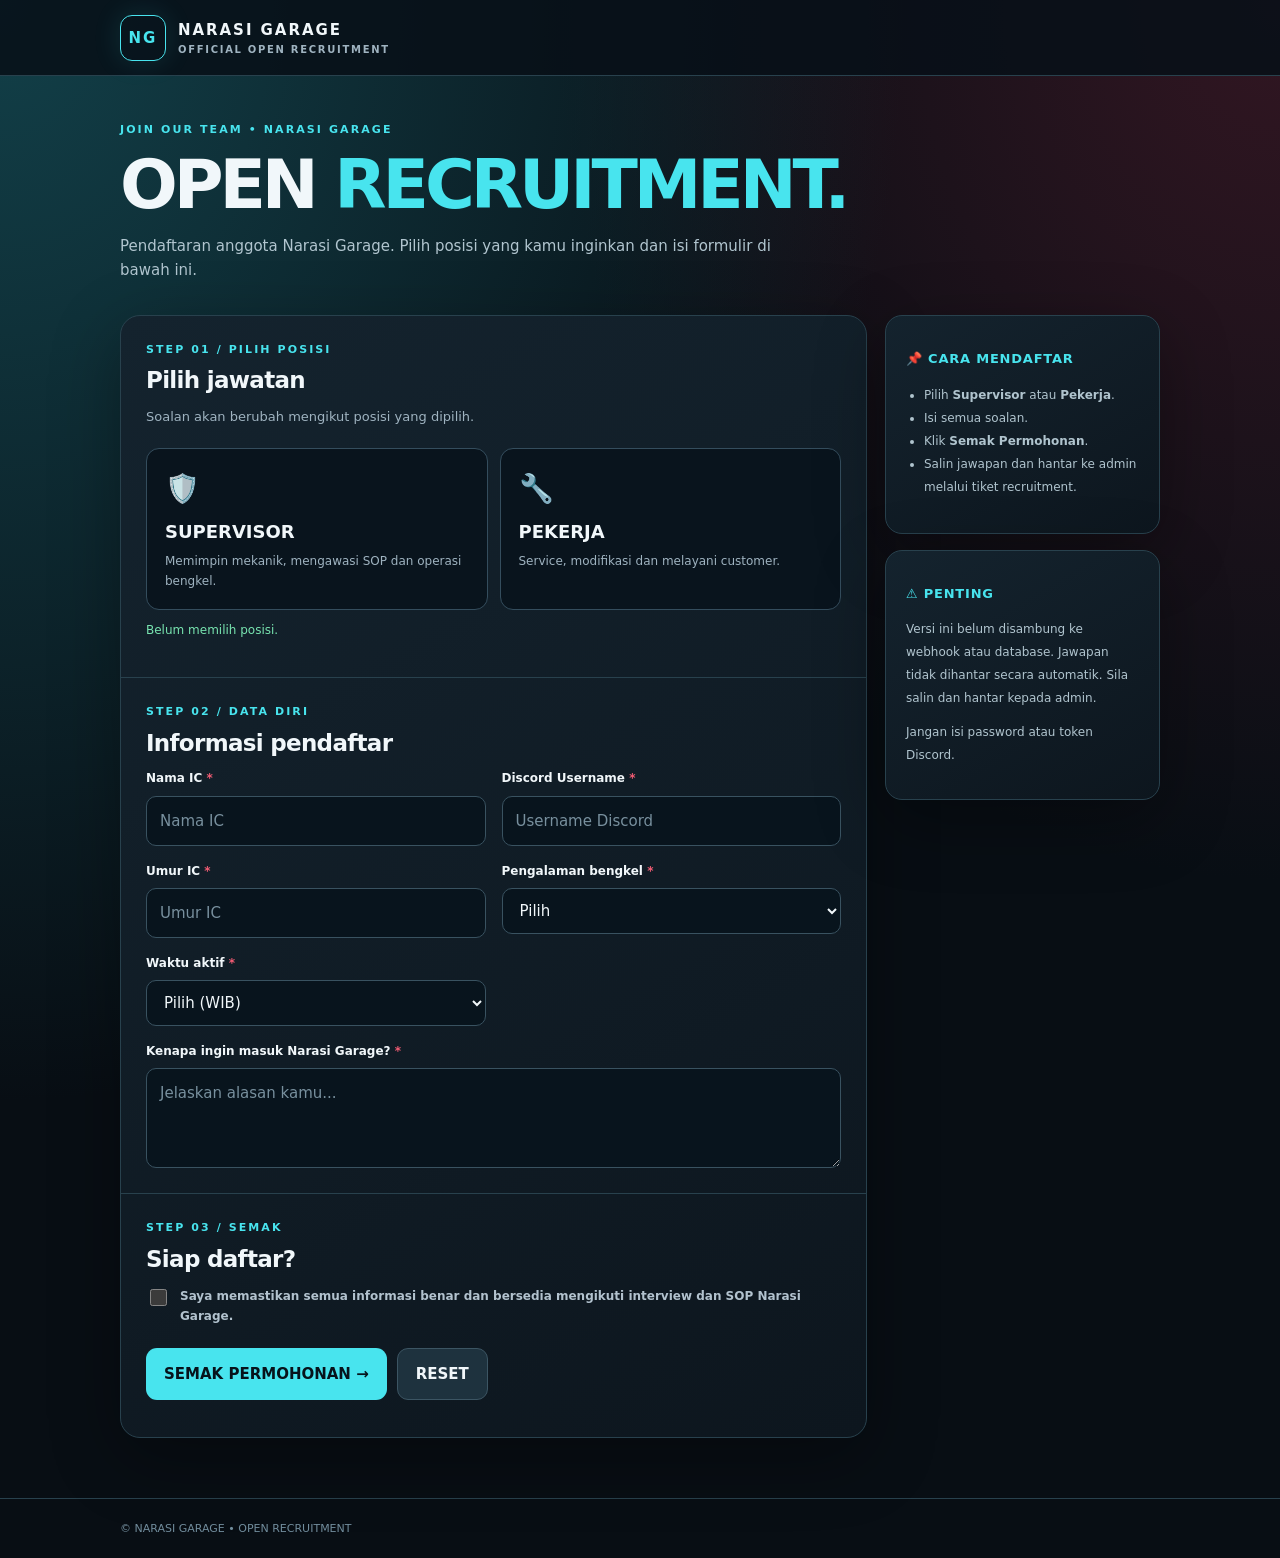
<file: recruitment/index.html>
<!doctype html><html lang="id"><head><meta charset="utf-8"><meta name="viewport" content="width=device-width,initial-scale=1"><meta name="theme-color" content="#080e14"><title>NARASI GARAGE | OPEN RECRUITMENT</title><style>
:root{color-scheme:dark;--bg:#080e14;--panel:#101c26;--line:#28414d;--cyan:#48e4ee;--red:#f35c74;--ink:#f1f7fa;--sub:#9fb3c0}
*{box-sizing:border-box}body{margin:0;background:radial-gradient(ellipse at 0 0,#124049 0,transparent 50%),radial-gradient(ellipse at 100% 0,#321622 0,transparent 40%),var(--bg);color:var(--ink);font:15px/1.6 system-ui,-apple-system,Segoe UI,sans-serif}input,select,textarea,button{font:inherit}button{cursor:pointer}header{border-bottom:1px solid var(--line);background:#071018dd}.wrap{width:min(1040px,calc(100% - 30px));margin:auto}nav{height:75px;display:flex;align-items:center;gap:12px;font-weight:900;letter-spacing:.13em}.mark{height:46px;width:46px;border:1px solid var(--cyan);color:var(--cyan);display:grid;place-items:center;border-radius:12px;box-shadow:0 0 28px #42dae022}nav small{display:block;color:var(--sub);font-size:10px;letter-spacing:.17em}main{padding:45px 0 60px}.eyebrow{color:var(--cyan);font-weight:900;letter-spacing:.19em;font-size:11px}h1{font-size:clamp(40px,6vw,68px);line-height:1;letter-spacing:-.06em;margin:12px 0 15px}h1 span{color:var(--cyan)}.lead{color:#b1c5cf;max-width:680px;margin:0 0 33px}.layout{display:grid;grid-template-columns:minmax(0,1fr) 275px;align-items:start;gap:18px}.card,.side{background:linear-gradient(150deg,#14232e,#0d161e);border:1px solid var(--line);border-radius:20px;overflow:hidden;box-shadow:0 20px 70px #0005}.section{padding:25px}.section+.section{border-top:1px solid var(--line)}h2{font-size:23px;margin:4px 0 8px;letter-spacing:-.03em}.hint{color:var(--sub);font-size:13px;margin:0 0 20px}.roles{display:grid;grid-template-columns:1fr 1fr;gap:12px}.role{display:flex;flex-direction:column;text-align:left;gap:6px;background:#09141d;color:var(--ink);border:1px solid #344d5d;padding:18px;border-radius:13px;min-height:145px}.role b{font-size:18px}.role .emoji{font-size:28px}.role small{font-size:12px;color:var(--sub)}.role.active{border-color:var(--cyan);background:#15323b}.grid{display:grid;grid-template-columns:1fr 1fr;gap:16px}.field{display:flex;flex-direction:column;gap:7px;min-width:0}.wide{grid-column:1/-1}label{font-size:12px;font-weight:800}label em{color:var(--red);font-style:normal}input,select,textarea{border:1px solid #395260;background:#08141d;color:var(--ink);border-radius:10px;padding:12px 13px;outline:none;width:100%}input:focus,textarea:focus,select:focus{border-color:var(--cyan);box-shadow:0 0 0 2px #48e4ee18}textarea{min-height:100px;resize:vertical}input::placeholder,textarea::placeholder{color:#78909e}.conditional{display:none}.conditional.visible{display:block}.agree{display:flex;align-items:flex-start;gap:10px;color:#b2c2ce;font-size:12px;margin:10px 0 22px}.agree input{width:17px;height:17px;flex:none;margin-top:2px;accent-color:var(--cyan)}.btn{border-radius:11px;border:0;font-weight:850;padding:13px 18px}.primary{background:var(--cyan);color:#07131b}.secondary{background:#1e323e;color:var(--ink);border:1px solid #3c5563}.buttons{display:flex;flex-wrap:wrap;gap:10px}.status{font-size:12px;color:var(--sub);margin-top:11px}.sidebar{display:grid;gap:16px}.side{padding:20px;border-radius:17px}.side h3{color:var(--cyan);font-size:13px;letter-spacing:.06em}.side p,.side li{font-size:12px;color:#b0c4ce;line-height:1.9}.side ul{padding-left:18px}footer{color:#718c9c;font-size:11px;border-top:1px solid var(--line);padding:21px 0}dialog{background:#101c27;color:var(--ink);border:1px solid #3d6877;border-radius:17px;padding:25px;width:min(650px,calc(100% - 20px));max-height:88vh}dialog::backdrop{background:#000b;backdrop-filter:blur(5px)}pre{white-space:pre-wrap;overflow-wrap:anywhere;max-height:42vh;overflow:auto;background:#08141c;border:1px solid #304653;border-radius:10px;padding:14px;font:12px/1.7 Consolas,monospace}.notice{color:#e6ca91;font-size:12px;border:1px solid #755d36;padding:10px 12px;border-radius:10px;margin:17px 0}@media(max-width:770px){.layout{grid-template-columns:1fr}.sidebar{grid-template-columns:1fr 1fr}}@media(max-width:540px){.grid,.roles,.sidebar{grid-template-columns:1fr}.section{padding:20px}.role{min-height:110px}main{padding-top:32px}}
</style></head><body><header><nav class="wrap"><span class="mark">NG</span><span>NARASI GARAGE<small>OFFICIAL OPEN RECRUITMENT</small></span></nav></header>
<main class="wrap"><div class="eyebrow">JOIN OUR TEAM • NARASI GARAGE</div><h1>OPEN <span>RECRUITMENT.</span></h1><p class="lead">Pendaftaran anggota Narasi Garage. Pilih posisi yang kamu inginkan dan isi formulir di bawah ini.</p>
<div class="layout"><form id="form" class="card">
<section class="section"><div class="eyebrow">STEP 01 / PILIH POSISI</div><h2>Pilih jawatan</h2><p class="hint">Soalan akan berubah mengikut posisi yang dipilih.</p><div class="roles"><button class="role" data-role="SUPERVISOR" type="button" aria-pressed="false"><span class="emoji">🛡️</span><b>SUPERVISOR</b><small>Memimpin mekanik, mengawasi SOP dan operasi bengkel.</small></button><button class="role" data-role="PEKERJA" type="button" aria-pressed="false"><span class="emoji">🔧</span><b>PEKERJA</b><small>Service, modifikasi dan melayani customer.</small></button></div><p class="status" id="roleStatus">Belum memilih posisi.</p></section>
<section class="section"><div class="eyebrow">STEP 02 / DATA DIRI</div><h2>Informasi pendaftar</h2><div class="grid">
<div class="field"><label for="ic">Nama IC <em>*</em></label><input id="ic" maxlength="80" placeholder="Nama IC" required></div>
<div class="field"><label for="discord">Discord Username <em>*</em></label><input id="discord" maxlength="80" placeholder="Username Discord" required></div>
<div class="field"><label for="age">Umur IC <em>*</em></label><input id="age" type="number" min="1" max="120" placeholder="Umur IC" required></div>
<div class="field"><label for="experience">Pengalaman bengkel <em>*</em></label><select id="experience" required><option value="">Pilih</option><option>Belum pernah</option><option>Kurang 1 bulan</option><option>1–3 bulan</option><option>Lebih 3 bulan</option><option>Pernah jadi petinggi</option></select></div>
<div class="field"><label for="hours">Waktu aktif <em>*</em></label><select id="hours" required><option value="">Pilih (WIB)</option><option>Siang</option><option>Sore</option><option>Malam</option><option>Fleksibel</option></select></div>
<div class="field wide"><label for="why">Kenapa ingin masuk Narasi Garage? <em>*</em></label><textarea id="why" required minlength="15" maxlength="1000" placeholder="Jelaskan alasan kamu..."></textarea></div>
</div></section>
<section class="section conditional" id="supervisorBlock"><div class="eyebrow">KHUSUS SUPERVISOR</div><h2>Pertanyaan Supervisor</h2><div class="grid"><div class="field wide"><label for="leader">Pengalaman memimpin tim / jadi petinggi <em>*</em></label><textarea id="leader" minlength="15" maxlength="1200" placeholder="Ceritakan pengalamanmu"></textarea></div><div class="field wide"><label for="violation">Apa tindakan jika mekanik memberikan modif gratis ke temannya? <em>*</em></label><textarea id="violation" minlength="15" maxlength="1200" placeholder="Jelaskan tindakan kamu"></textarea></div><div class="field wide"><label for="vision">Apa rencana kamu untuk meningkatkan kinerja bengkel? <em>*</em></label><textarea id="vision" minlength="15" maxlength="1200" placeholder="Jelaskan rencana kamu"></textarea></div></div></section>
<section class="section conditional" id="workerBlock"><div class="eyebrow">KHUSUS PEKERJA</div><h2>Pertanyaan Pekerja</h2><div class="grid"><div class="field"><label for="knowledge">Pengetahuan modifikasi <em>*</em></label><select id="knowledge"><option value="">Pilih</option><option>Pemula</option><option>Dasar</option><option>Menengah</option><option>Mahir</option></select></div><div class="field wide"><label for="service">Apa yang harus dilakukan sebelum mulai modifikasi kendaraan customer? <em>*</em></label><textarea id="service" minlength="15" maxlength="1000" placeholder="Jelaskan langkahnya"></textarea></div><div class="field wide"><label for="complaint">Bagaimana menghadapi customer yang protes harga? <em>*</em></label><textarea id="complaint" minlength="15" maxlength="1000" placeholder="Jelaskan tindakan kamu"></textarea></div></div></section>
<section class="section"><div class="eyebrow">STEP 03 / SEMAK</div><h2>Siap daftar?</h2><label class="agree"><input type="checkbox" id="agree" required><span>Saya memastikan semua informasi benar dan bersedia mengikuti interview dan SOP Narasi Garage.</span></label><div class="buttons"><button type="submit" class="btn primary">SEMAK PERMOHONAN →</button><button type="reset" class="btn secondary">RESET</button></div><p id="status" class="status" aria-live="polite"></p></section></form>
<aside class="sidebar"><div class="side"><h3>📌 CARA MENDAFTAR</h3><ul><li>Pilih <b>Supervisor</b> atau <b>Pekerja</b>.</li><li>Isi semua soalan.</li><li>Klik <b>Semak Permohonan</b>.</li><li>Salin jawapan dan hantar ke admin melalui tiket recruitment.</li></ul></div><div class="side"><h3>⚠️ PENTING</h3><p>Versi ini belum disambung ke webhook atau database. Jawapan tidak dihantar secara automatik. Sila salin dan hantar kepada admin.</p><p>Jangan isi password atau token Discord.</p></div></aside></div></main>
<footer><div class="wrap">© NARASI GARAGE • OPEN RECRUITMENT</div></footer>
<dialog id="dialog"><div class="eyebrow">REVIEW PERMOHONAN</div><h2>Jawapan siap disalin.</h2><p class="hint">Semak jawapan dan salin untuk dihantar ke admin.</p><div class="notice">⚠️ Permohonan belum dikirim secara automatik.</div><pre id="preview"></pre><div class="buttons"><button class="btn primary" type="button" id="copy">📋 SALIN JAWAPAN</button><button class="btn secondary" type="button" id="download">SIMPAN .TXT</button><button class="btn secondary" type="button" id="close">KEMBALI EDIT</button></div><p class="status" id="copystatus" aria-live="polite"></p></dialog>
<script>
(()=>{
const $=id=>document.getElementById(id),form=$('form'),dlg=$('dialog');
const options={SUPERVISOR:['leader','violation','vision'],PEKERJA:['knowledge','service','complaint']};
let role='',report='';
function setRole(next){role=next;document.querySelectorAll('.role').forEach(b=>{let yes=b.dataset.role===role;b.classList.toggle('active',yes);b.setAttribute('aria-pressed',String(yes))});
[['SUPERVISOR','supervisorBlock'],['PEKERJA','workerBlock']].forEach(([r,id])=>{let show=role===r,b=$(id);b.classList.toggle('visible',show);b.querySelectorAll('textarea,select,input').forEach(el=>{el.disabled=!show;el.required=show})});
$('roleStatus').textContent='✓ Posisi terpilih: '+role;$('roleStatus').style.color='#78e4b0'}
document.querySelectorAll('.role').forEach(b=>b.addEventListener('click',()=>setRole(b.dataset.role)));
const val=id=>($(id).value||'').trim();
form.addEventListener('submit',e=>{
e.preventDefault();
if(!role){$('roleStatus').textContent='⚠️ Pilih Supervisor atau Pekerja dahulu.';$('roleStatus').style.color='#ff7080';document.querySelector('.roles').scrollIntoView({behavior:'smooth',block:'center'});return}
if(!form.reportValidity())return;
const answers=[['Nama IC','ic'],['Discord Username','discord'],['Umur IC','age'],['Pengalaman Bengkel','experience'],['Waktu Aktif (WIB)','hours'],['Alasan Bergabung','why']];
const special=role==='SUPERVISOR'?[['Pengalaman Memimpin','leader'],['Tindakan Pelanggaran SOP','violation'],['Rencana Peningkatan Bengkel','vision']]:[['Pengetahuan Modifikasi','knowledge'],['Prosedur Sebelum Modifikasi','service'],['Cara Menghadapi Protes Harga','complaint']];
report=['NARASI GARAGE | OPEN RECRUITMENT','===============================','POSISI: '+role,'','DATA DIRI',...answers.flatMap(([name,id])=>[name+': '+val(id)]),'','PERTANYAAN KHUSUS',...special.flatMap(([name,id])=>[name+':',val(id),'']),'Pernyataan: Bersedia mengikuti interview dan SOP Narasi Garage.'].join('\n');
$('preview').textContent=report;$('copystatus').textContent='';dlg.showModal()});
form.addEventListener('reset',()=>{role='';document.querySelectorAll('.role').forEach(b=>{b.classList.remove('active');b.setAttribute('aria-pressed','false')});['supervisorBlock','workerBlock'].forEach(id=>{$(id).classList.remove('visible');$(id).querySelectorAll('textarea,select,input').forEach(el=>{el.required=false;el.disabled=true})});$('roleStatus').textContent='Belum memilih posisi.';$('roleStatus').style.color='';$('status').textContent=''});
$('close').onclick=()=>dlg.close();
$('copy').onclick=async()=>{try{if(navigator.clipboard&&window.isSecureContext)await navigator.clipboard.writeText(report);else{const t=document.createElement('textarea');t.value=report;t.style.position='fixed';t.style.opacity='0';document.body.appendChild(t);t.select();if(!document.execCommand('copy'))throw Error('Clipboard unavailable');t.remove()}$('copystatus').textContent='✅ Berhasil disalin! Paste ke tiket recruitment.'}catch(e){$('copystatus').textContent='Gagal menyalin. Pilih teks dan salin secara manual.'}};
$('download').onclick=()=>{const blob=new Blob([report],{type:'text/plain;charset=utf-8'}),url=URL.createObjectURL(blob),a=document.createElement('a');a.href=url;a.download='Narasi-Garage-Recruitment-'+role+'.txt';document.body.appendChild(a);a.click();a.remove();setTimeout(()=>URL.revokeObjectURL(url),1000)};
setRole('PEKERJA');role='';document.querySelectorAll('.role').forEach(b=>{b.classList.remove('active');b.setAttribute('aria-pressed','false')});$('workerBlock').classList.remove('visible');$('workerBlock').querySelectorAll('textarea,select,input').forEach(el=>{el.disabled=true;el.required=false});$('roleStatus').textContent='Belum memilih posisi.';
})();
</script></body></html>
</file>
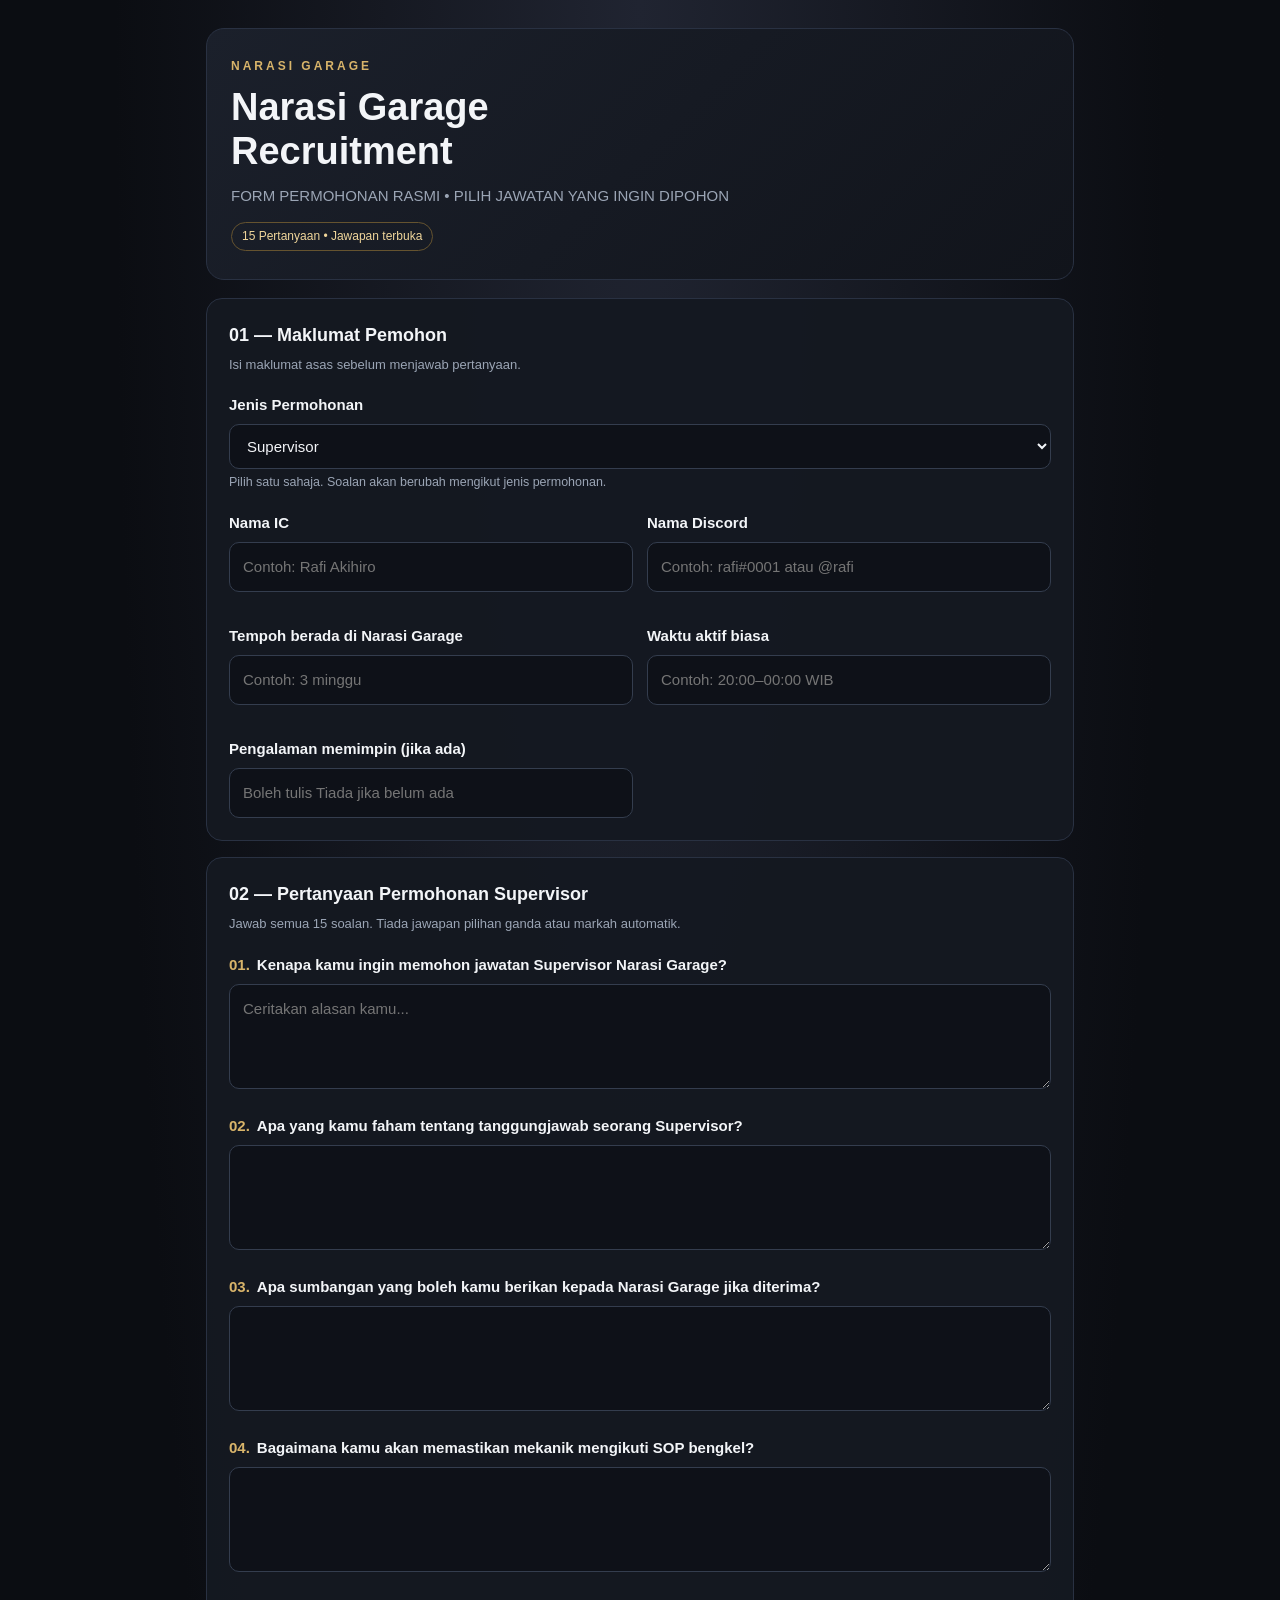
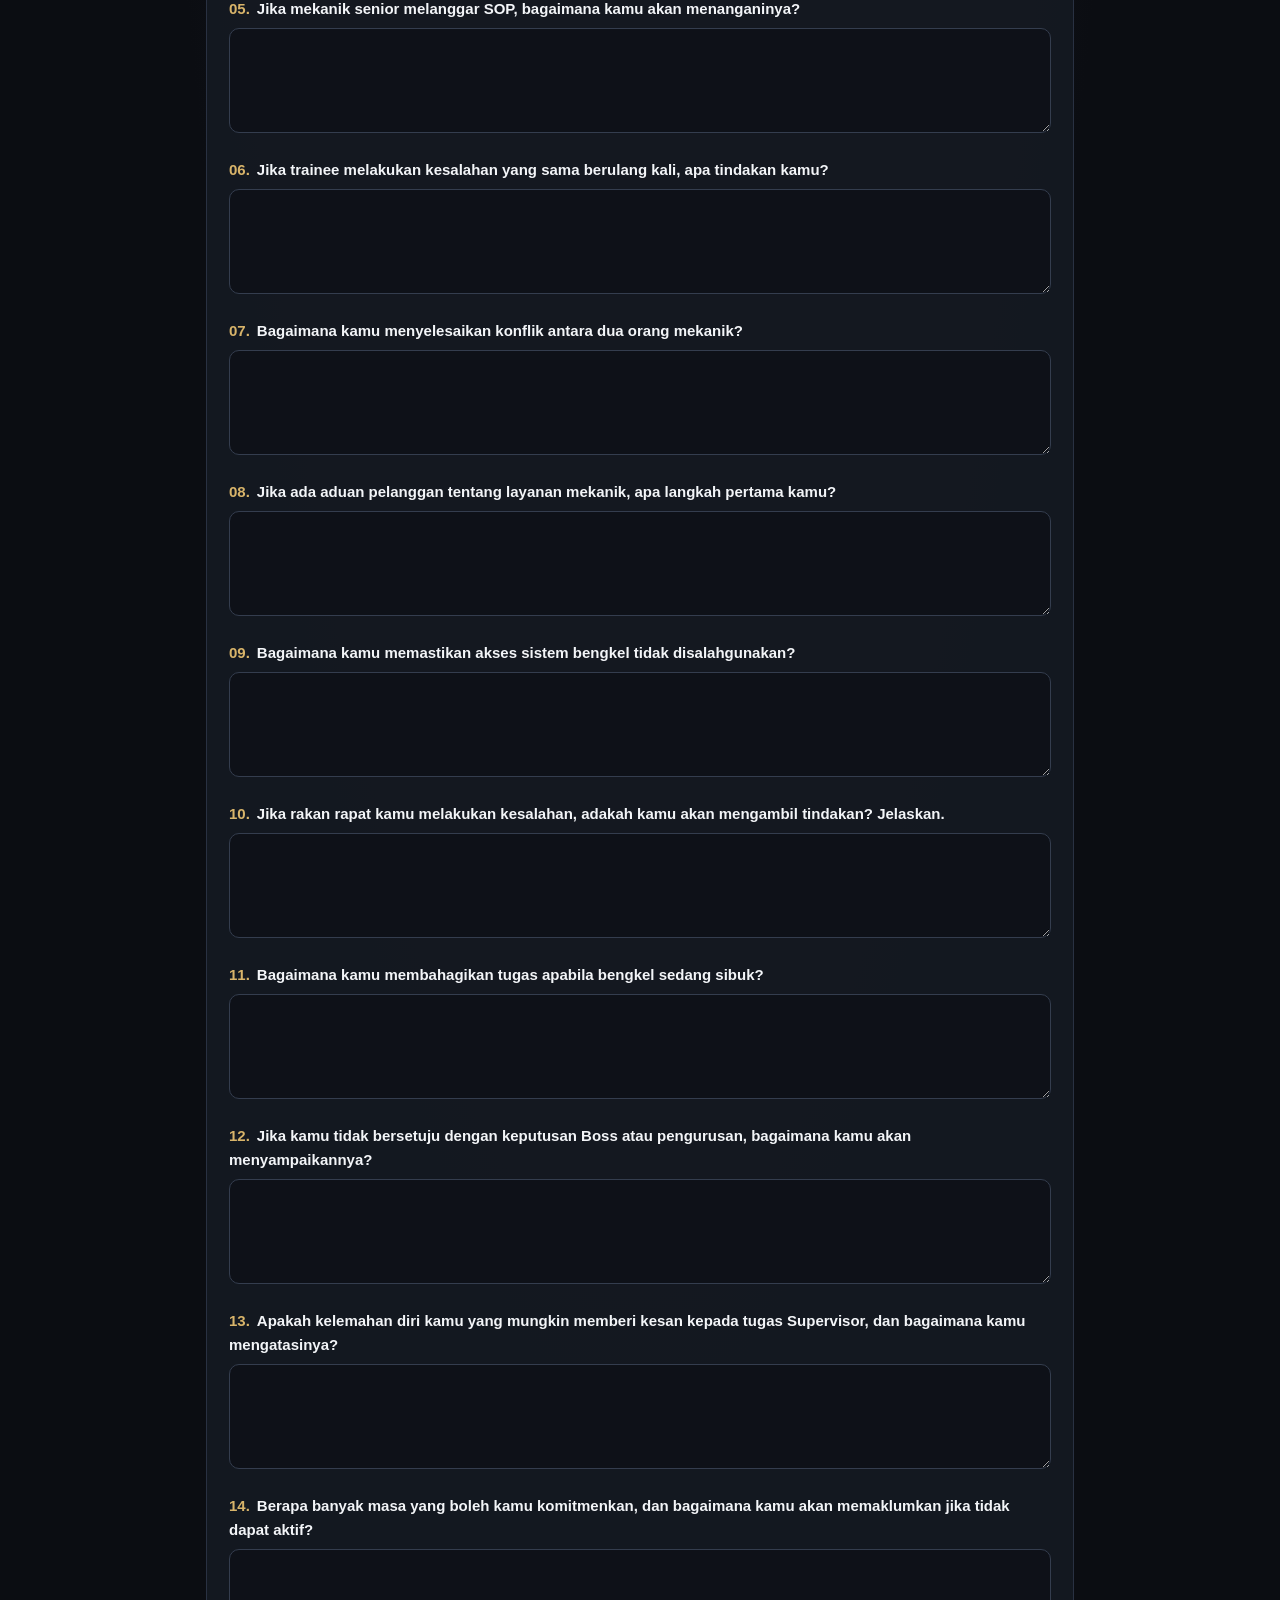
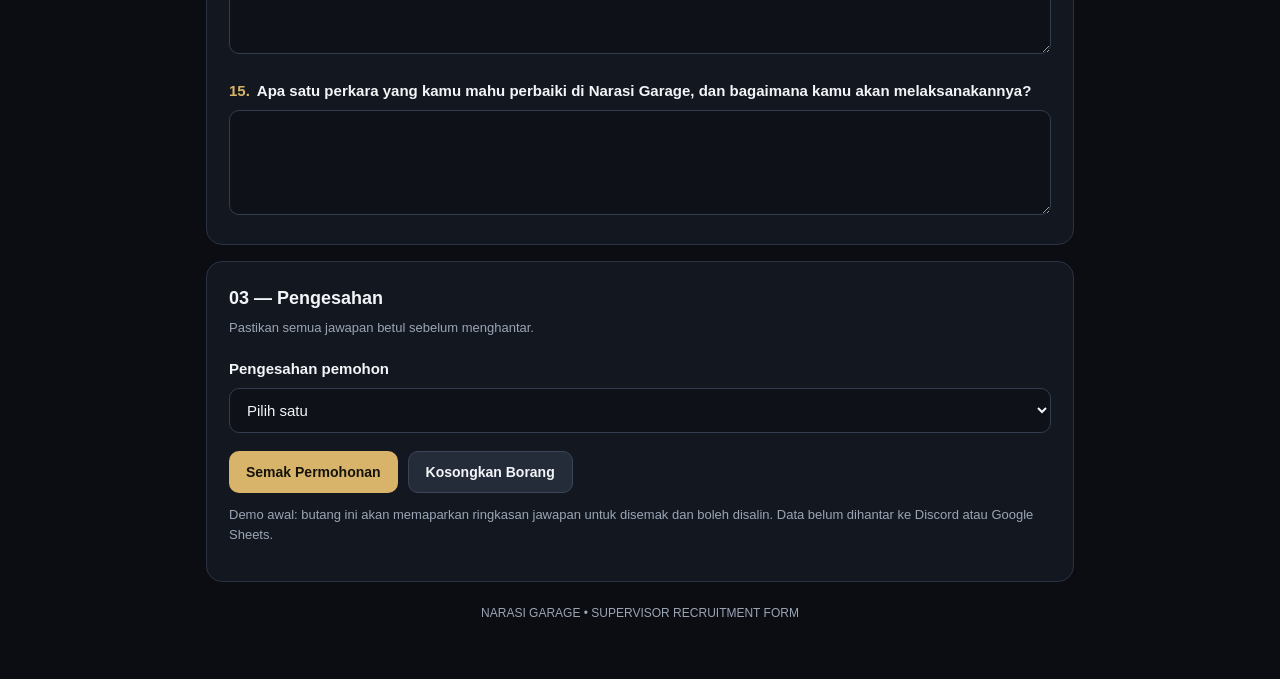
<file: supervisor-application.html>
<!DOCTYPE html>
<html lang="id">
<head>
<meta charset="UTF-8">
<meta name="viewport" content="width=device-width, initial-scale=1.0">
<title>Narasi Garage Recruitment</title>
<style>
:root{color-scheme:dark;--bg:#0b0d12;--panel:#141821;--line:#293142;--text:#f3f5f8;--muted:#9ba5b5;--accent:#d8b46a;--accent2:#f0d69b}
*{box-sizing:border-box}body{margin:0;background:radial-gradient(ellipse at top,#202431 0%,var(--bg) 58%);font:15px/1.6 Inter,Segoe UI,Arial,sans-serif;color:var(--text)}
.wrap{max-width:900px;margin:0 auto;padding:28px 16px 56px}.hero{padding:28px 24px;border:1px solid var(--line);border-radius:18px;background:linear-gradient(135deg,#1b202b,#11141b);margin-bottom:18px}
.brand{font-size:12px;letter-spacing:3px;color:var(--accent);font-weight:800;text-transform:uppercase}.hero h1{font-size:clamp(25px,5vw,38px);line-height:1.15;margin:10px 0}.hero p{color:var(--muted);margin:8px 0 0}.pill{display:inline-block;border:1px solid #65532f;color:var(--accent2);border-radius:999px;padding:4px 10px;font-size:12px;margin-top:14px}
.card{background:rgba(20,24,33,.96);border:1px solid var(--line);border-radius:16px;padding:22px;margin:16px 0}.card h2{font-size:18px;margin:0 0 5px}.sub{color:var(--muted);font-size:13px;margin:0 0 18px}.grid{display:grid;grid-template-columns:1fr 1fr;gap:14px}.field{margin:0 0 18px}.field:last-child{margin-bottom:0}label{display:block;font-weight:650;margin-bottom:7px}input,textarea,select{width:100%;border:1px solid #343d4e;background:#0e1118;color:var(--text);border-radius:10px;padding:12px 13px;font:inherit;outline:none}input:focus,textarea:focus,select:focus{border-color:var(--accent)}textarea{min-height:105px;resize:vertical}small{color:var(--muted)}.qnum{color:var(--accent);font-weight:800;margin-right:7px}.actions{display:flex;gap:10px;flex-wrap:wrap}.btn{border:0;border-radius:10px;padding:12px 17px;font-weight:800;font-size:14px;cursor:pointer}.primary{background:var(--accent);color:#16130c}.secondary{background:#252c39;color:var(--text);border:1px solid #3b4557}.notice{font-size:13px;color:var(--muted);margin-top:12px}.error{color:#ff9b9b;display:none;margin-top:12px}.preview{display:none;white-space:pre-wrap;overflow-wrap:anywhere;background:#0e1118;border:1px solid var(--line);border-radius:12px;padding:16px;font:13px/1.55 ui-monospace,SFMono-Regular,Consolas,monospace}.footer{text-align:center;color:var(--muted);font-size:12px;margin-top:22px}
@media(max-width:620px){.grid{grid-template-columns:1fr}.card{padding:17px}.hero{padding:22px 18px}}
</style>
</head>
<body>
<div class="wrap">
  <header class="hero">
    <div class="brand">Narasi Garage</div>
    <h1>Narasi Garage<br>Recruitment</h1>
    <p>FORM PERMOHONAN RASMI • PILIH JAWATAN YANG INGIN DIPOHON</p>
    <span class="pill">15 Pertanyaan • Jawapan terbuka</span>
  </header>
  <form id="applicationForm">
    <section class="card">
      <h2>01 — Maklumat Pemohon</h2><p class="sub">Isi maklumat asas sebelum menjawab pertanyaan.</p>
      <div class="field"><label for="applicationType">Jenis Permohonan</label><select id="applicationType" name="Jenis Permohonan" required><option value="Supervisor">Supervisor</option><option value="Mekanik">Mekanik</option></select><small>Pilih satu sahaja. Soalan akan berubah mengikut jenis permohonan.</small></div>
      <div class="grid">
        <div class="field"><label for="icname">Nama IC</label><input id="icname" name="Nama IC" required placeholder="Contoh: Rafi Akihiro"></div>
        <div class="field"><label for="discord">Nama Discord</label><input id="discord" name="Discord" required placeholder="Contoh: rafi#0001 atau @rafi"></div>
        <div class="field"><label for="time">Tempoh berada di Narasi Garage</label><input id="time" name="Tempoh bertugas" required placeholder="Contoh: 3 minggu"></div>
        <div class="field"><label for="hours">Waktu aktif biasa</label><input id="hours" name="Waktu aktif" required placeholder="Contoh: 20:00–00:00 WIB"></div>
        <div class="field"><label for="experience">Pengalaman memimpin (jika ada)</label><input id="experience" name="Pengalaman memimpin" placeholder="Boleh tulis Tiada jika belum ada"></div>
      </div>
    </section>
    <section class="card" id="supervisorQuestions">
      <h2>02 — Pertanyaan Permohonan Supervisor</h2><p class="sub">Jawab semua 15 soalan. Tiada jawapan pilihan ganda atau markah automatik.</p>
      <div class="field"><label><span class="qnum">01.</span>Kenapa kamu ingin memohon jawatan Supervisor Narasi Garage?</label><textarea name="01 - Alasan memohon" required placeholder="Ceritakan alasan kamu..."></textarea></div>
      <div class="field"><label><span class="qnum">02.</span>Apa yang kamu faham tentang tanggungjawab seorang Supervisor?</label><textarea name="02 - Tanggungjawab Supervisor" required></textarea></div>
      <div class="field"><label><span class="qnum">03.</span>Apa sumbangan yang boleh kamu berikan kepada Narasi Garage jika diterima?</label><textarea name="03 - Sumbangan" required></textarea></div>
      <div class="field"><label><span class="qnum">04.</span>Bagaimana kamu akan memastikan mekanik mengikuti SOP bengkel?</label><textarea name="04 - Penguatkuasaan SOP" required></textarea></div>
      <div class="field"><label><span class="qnum">05.</span>Jika mekanik senior melanggar SOP, bagaimana kamu akan menanganinya?</label><textarea name="05 - Senior melanggar SOP" required></textarea></div>
      <div class="field"><label><span class="qnum">06.</span>Jika trainee melakukan kesalahan yang sama berulang kali, apa tindakan kamu?</label><textarea name="06 - Trainee mengulangi kesalahan" required></textarea></div>
      <div class="field"><label><span class="qnum">07.</span>Bagaimana kamu menyelesaikan konflik antara dua orang mekanik?</label><textarea name="07 - Konflik mekanik" required></textarea></div>
      <div class="field"><label><span class="qnum">08.</span>Jika ada aduan pelanggan tentang layanan mekanik, apa langkah pertama kamu?</label><textarea name="08 - Aduan pelanggan" required></textarea></div>
      <div class="field"><label><span class="qnum">09.</span>Bagaimana kamu memastikan akses sistem bengkel tidak disalahgunakan?</label><textarea name="09 - Penyalahgunaan akses" required></textarea></div>
      <div class="field"><label><span class="qnum">10.</span>Jika rakan rapat kamu melakukan kesalahan, adakah kamu akan mengambil tindakan? Jelaskan.</label><textarea name="10 - Keadilan dan kawan" required></textarea></div>
      <div class="field"><label><span class="qnum">11.</span>Bagaimana kamu membahagikan tugas apabila bengkel sedang sibuk?</label><textarea name="11 - Pembahagian tugas" required></textarea></div>
      <div class="field"><label><span class="qnum">12.</span>Jika kamu tidak bersetuju dengan keputusan Boss atau pengurusan, bagaimana kamu akan menyampaikannya?</label><textarea name="12 - Perbezaan pendapat" required></textarea></div>
      <div class="field"><label><span class="qnum">13.</span>Apakah kelemahan diri kamu yang mungkin memberi kesan kepada tugas Supervisor, dan bagaimana kamu mengatasinya?</label><textarea name="13 - Kelemahan diri" required></textarea></div>
      <div class="field"><label><span class="qnum">14.</span>Berapa banyak masa yang boleh kamu komitmenkan, dan bagaimana kamu akan memaklumkan jika tidak dapat aktif?</label><textarea name="14 - Komitmen dan kehadiran" required></textarea></div>
      <div class="field"><label><span class="qnum">15.</span>Apa satu perkara yang kamu mahu perbaiki di Narasi Garage, dan bagaimana kamu akan melaksanakannya?</label><textarea name="15 - Cadangan penambahbaikan" required></textarea></div>
    </section>
    <section class="card" id="mechanicQuestions" style="display:none">
      <h2>02 — Pertanyaan Permohonan Mekanik</h2><p class="sub">Jawab soalan berikut untuk permohonan sebagai mekanik biasa.</p>
      <div class="field"><label><span class="qnum">01.</span>Kenapa kamu ingin menyertai Narasi Garage sebagai mekanik?</label><textarea name="Mekanik 01 - Alasan memohon" placeholder="Ceritakan alasan kamu..."></textarea></div>
      <div class="field"><label><span class="qnum">02.</span>Adakah kamu mempunyai pengalaman sebagai mekanik di server RP lain? Ceritakan jika ada.</label><textarea name="Mekanik 02 - Pengalaman" placeholder="Jika tiada, ceritakan kesediaan kamu untuk belajar."></textarea></div>
      <div class="field"><label><span class="qnum">03.</span>Apakah yang kamu faham tentang tugas dan tanggungjawab mekanik?</label><textarea name="Mekanik 03 - Tanggungjawab" ></textarea></div>
      <div class="field"><label><span class="qnum">04.</span>Bagaimana kamu melayan pelanggan yang sedang marah atau tidak berpuas hati?</label><textarea name="Mekanik 04 - Layanan pelanggan"></textarea></div>
      <div class="field"><label><span class="qnum">05.</span>Jika kamu tidak tahu cara melakukan sesuatu kerja, apa yang akan kamu buat?</label><textarea name="Mekanik 05 - Tidak tahu kerja"></textarea></div>
      <div class="field"><label><span class="qnum">06.</span>Bagaimana kamu memastikan setiap kerja dilakukan mengikut SOP bengkel?</label><textarea name="Mekanik 06 - SOP"></textarea></div>
      <div class="field"><label><span class="qnum">07.</span>Jika bengkel sedang sibuk dan beberapa pelanggan menunggu, bagaimana kamu menguruskan keadaan?</label><textarea name="Mekanik 07 - Bengkel sibuk"></textarea></div>
      <div class="field"><label><span class="qnum">08.</span>Jika kamu melakukan kesalahan semasa bertugas, apa tindakan kamu?</label><textarea name="Mekanik 08 - Kesalahan sendiri"></textarea></div>
      <div class="field"><label><span class="qnum">09.</span>Apakah waktu aktif kamu dan berapa lama kamu boleh komitmen untuk Narasi Garage?</label><textarea name="Mekanik 09 - Waktu aktif"></textarea></div>
      <div class="field"><label><span class="qnum">10.</span>Apa yang kamu harapkan daripada Narasi Garage, dan apa yang kamu mahu pelajari sebagai mekanik?</label><textarea name="Mekanik 10 - Harapan dan pembelajaran"></textarea></div>
    </section>
    <section class="card">
      <h2>03 — Pengesahan</h2><p class="sub">Pastikan semua jawapan betul sebelum menghantar.</p>
      <div class="field"><label for="confirm">Pengesahan pemohon</label><select id="confirm" name="Pengesahan" required><option value="">Pilih satu</option><option>Saya mengesahkan maklumat dan jawapan adalah benar.</option></select></div>
      <div class="actions"><button class="btn primary" type="submit">Semak Permohonan</button><button class="btn secondary" type="reset">Kosongkan Borang</button></div>
      <p class="notice">Demo awal: butang ini akan memaparkan ringkasan jawapan untuk disemak dan boleh disalin. Data belum dihantar ke Discord atau Google Sheets.</p>
      <p class="error" id="error">Sila lengkapkan semua ruangan wajib sebelum semak permohonan.</p>
    </section>
  </form>
  <section class="card" id="previewCard" style="display:none">
    <h2>Pratonton Permohonan</h2><p class="sub">Semak ringkasan ini. Versi demo ini tidak menyimpan atau menghantar jawapan ke mana-mana server.</p>
    <pre class="preview" id="preview"></pre>
    <div class="actions"><button class="btn primary" id="copyBtn" type="button">Salin Jawapan</button><button class="btn secondary" id="editBtn" type="button">Kembali Edit</button></div>
    <p class="notice" id="copyStatus" aria-live="polite"></p>
  </section>
  <div class="footer">NARASI GARAGE • SUPERVISOR RECRUITMENT FORM</div>
</div>
<script>
const form=document.getElementById('applicationForm');
const previewCard=document.getElementById('previewCard');
const preview=document.getElementById('preview');
const error=document.getElementById('error');
const applicationType=document.getElementById('applicationType');
const supervisorQuestions=document.getElementById('supervisorQuestions');
const mechanicQuestions=document.getElementById('mechanicQuestions');
function updateApplicationType(){
  const isSupervisor=applicationType.value==='Supervisor';
  supervisorQuestions.style.display=isSupervisor?'block':'none';
  mechanicQuestions.style.display=isSupervisor?'none':'block';
  supervisorQuestions.querySelectorAll('textarea').forEach(el=>el.required=isSupervisor);
  mechanicQuestions.querySelectorAll('textarea').forEach(el=>el.required=!isSupervisor);
  document.querySelector('#previewCard .sub').textContent='Semak ringkasan permohonan '+applicationType.value+'. Versi demo ini tidak menyimpan atau menghantar jawapan ke mana-mana server.';
}
applicationType.addEventListener('change',updateApplicationType);
updateApplicationType();
form.addEventListener('submit',function(e){
  e.preventDefault();
  if(!form.reportValidity()){error.style.display='block';return}
  error.style.display='none';
  const data=new FormData(form);
  let out='NARASI GARAGE — PERMOHONAN '+applicationType.value.toUpperCase()+'\n'+'='.repeat(42)+'\n\n';
  for(const [key,value] of data.entries()) out+=key+':\n'+(value.trim()||'-')+'\n\n';
  preview.textContent=out;
  preview.style.display='block';
  previewCard.style.display='block';
  previewCard.scrollIntoView({behavior:'smooth',block:'start'});
});
document.getElementById('copyBtn').addEventListener('click',async()=>{
  const status=document.getElementById('copyStatus');
  try{await navigator.clipboard.writeText(preview.textContent);status.textContent='Jawapan berjaya disalin.'}
  catch(e){status.textContent='Clipboard tidak tersedia. Pilih dan salin teks pratonton secara manual.'}
});
document.getElementById('editBtn').addEventListener('click',()=>{previewCard.style.display='none';form.scrollIntoView({behavior:'smooth',block:'start'})});
form.addEventListener('reset',()=>{previewCard.style.display='none';error.style.display='none'});
</script>
</body>
</html>
</file>
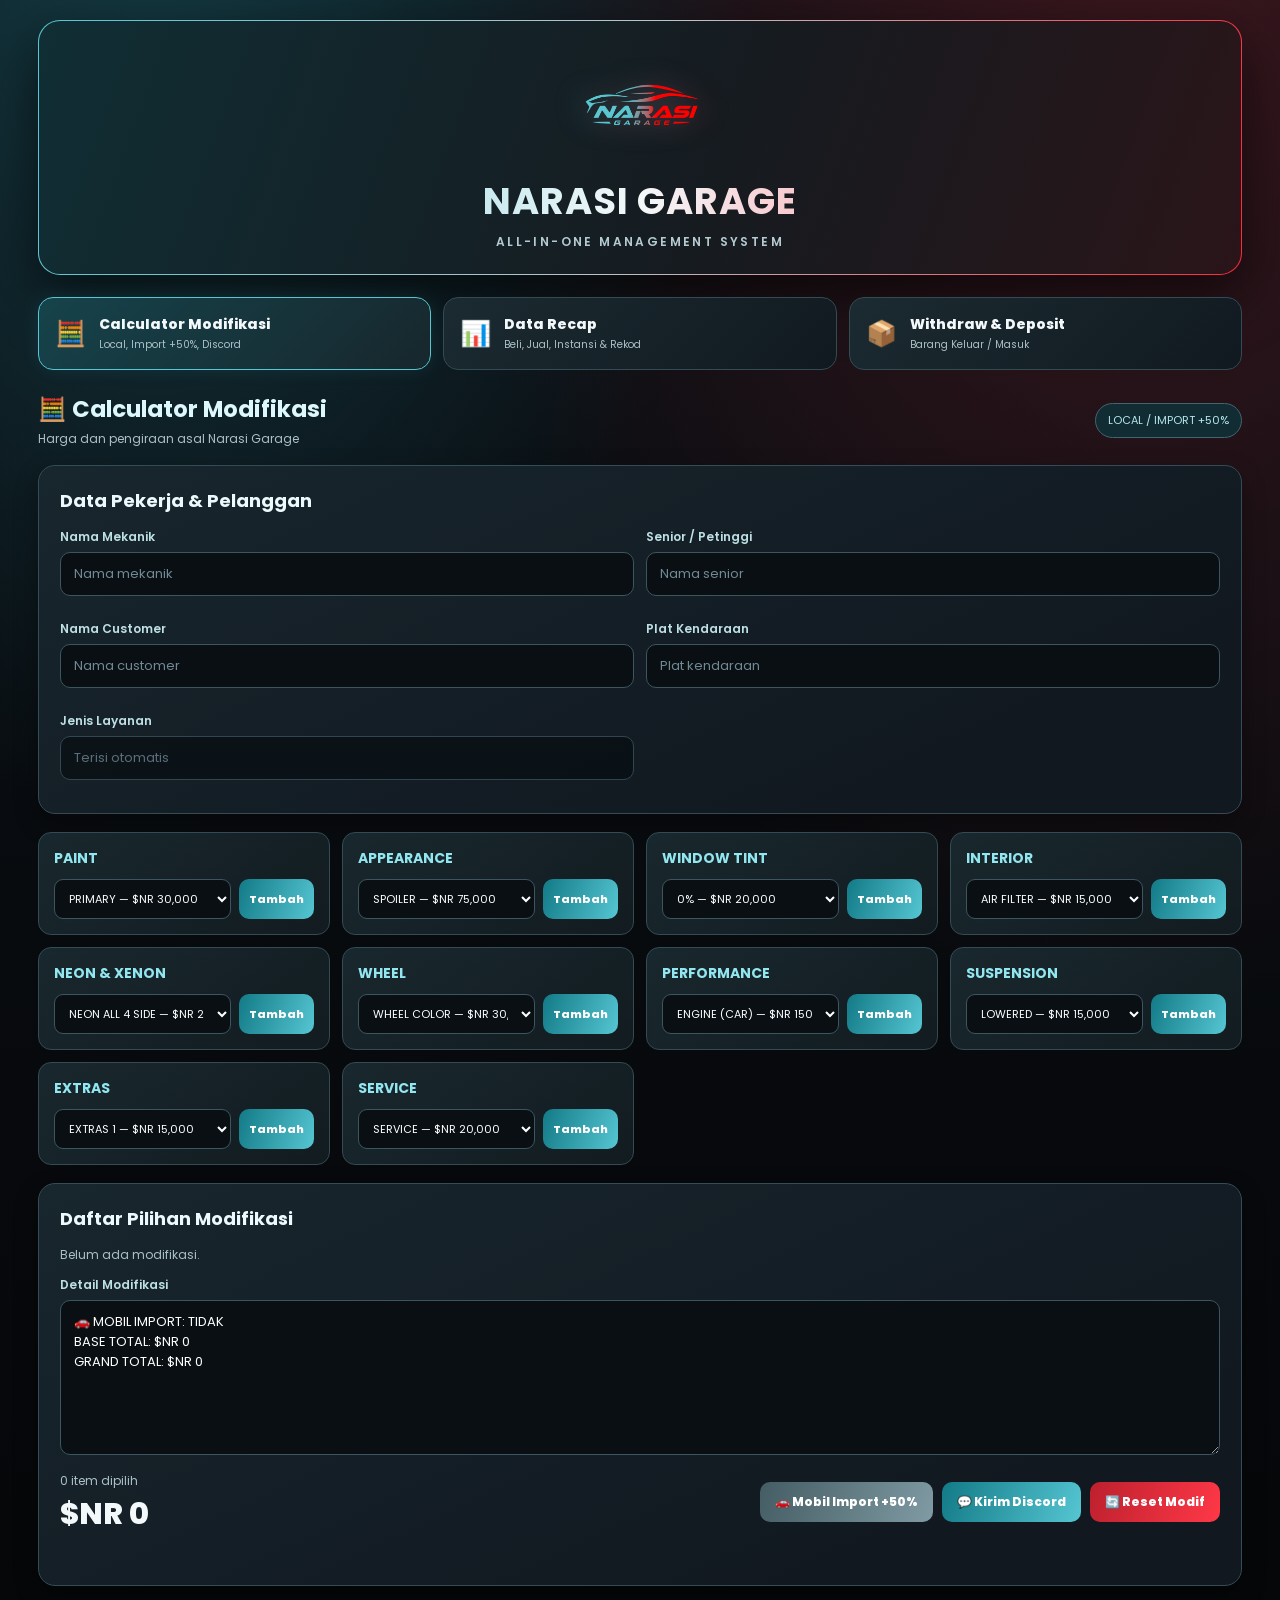
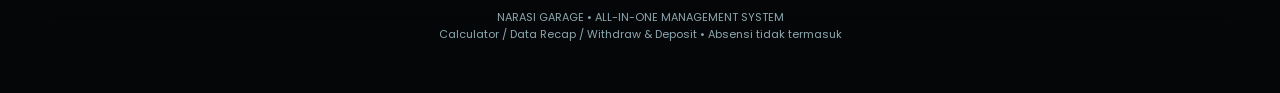
<file: backups/index-narasi-all-in-one-before-discord-log-2026-10-10.html>
<!DOCTYPE html>
<html lang="id"><head><meta charset="UTF-8"><meta name="viewport" content="width=device-width,initial-scale=1">
<meta name="theme-color" content="#050608"><title>Narasi Garage | All-in-One Management</title>
<link href="https://fonts.googleapis.com/css2?family=Poppins:wght@400;500;600;700;800&display=swap" rel="stylesheet">
<style>
:root{color-scheme:dark;--bg:#050608;--panel:#121b20;--panel2:#17232a;--input:#090f13;--border:#334b53;--text:#f3f8fa;--muted:#acc0c7;--cyan:#55c6d2;--red:#ff2837;--silver:#bbc4c9;--green:#70dcc2}
*{box-sizing:border-box}html{scroll-behavior:smooth}body{margin:0;min-height:100vh;font-family:Poppins,system-ui,sans-serif;color:var(--text);background:radial-gradient(ellipse at 12% -10%,#153d46,transparent 38%),radial-gradient(ellipse at 90% -10%,#3e171e,transparent 45%),linear-gradient(180deg,#0b1015,#050608)}
body:before{content:'';inset:0;position:fixed;pointer-events:none;opacity:.14;background-image:radial-gradient(#6e9ca8 .5px,transparent .5px);background-size:24px 24px}.shell{position:relative;max-width:1240px;margin:20px auto 50px;padding:0 18px}
.hero{text-align:center;background:linear-gradient(110deg,#102e34,#161b20 57%,#2a1519) padding-box,linear-gradient(105deg,#55c6d2,#bbc4c9,#ff2837) border-box;border:1px solid transparent;border-radius:22px;box-shadow:0 20px 55px #0009;padding:19px 22px 23px}
.hero img{display:block;height:132px;width:min(280px,90%);object-fit:contain;margin:0 auto 1px;filter:drop-shadow(-8px 0 14px #55c6d244) drop-shadow(8px 0 14px #ff283733)}.hero h1{margin:0;font-size:clamp(24px,4.5vw,37px);letter-spacing:.9px;background:linear-gradient(95deg,#55c6d2,#f4f8fa 50%,#ff4b57);color:transparent;background-clip:text;-webkit-background-clip:text}.hero p{font-size:12px;letter-spacing:2.4px;color:#b4cbd1;margin:4px 0 0;font-weight:600}
.nav{display:grid;grid-template-columns:repeat(3,minmax(0,1fr));gap:12px;margin:22px 0}.tab-btn{font:inherit;cursor:pointer;display:flex;gap:13px;align-items:center;padding:16px;background:linear-gradient(135deg,#1b2b31,#111920);border:1px solid var(--border);color:var(--text);border-radius:15px;text-align:left}.tab-btn:hover{border-color:var(--cyan)}.tab-btn.active{background:linear-gradient(135deg,#16434b,#17272d);border-color:var(--cyan);box-shadow:0 0 18px #55c6d219}.tab-btn.red.active{background:linear-gradient(135deg,#3a1c24,#172027);border-color:var(--red)}.nav-icon{font-size:25px}.nav-name{font-size:14px;font-weight:800;display:block}.nav-desc{font-size:10px;color:var(--muted);display:block;margin-top:2px}
.section{display:none}.section.active{display:block}.section-head{display:flex;justify-content:space-between;align-items:center;gap:12px;margin:0 0 17px}.section-head h2{margin:0;font-size:23px;color:#dcf8fc}.section-head p{font-size:12px;color:var(--muted);margin:4px 0 0}.mini-pill{font-size:11px;padding:8px 12px;color:#b4e8ed;border:1px solid #426570;border-radius:999px;background:#122c34}
.panel{background:linear-gradient(155deg,#18262d,#111820 80%);border:1px solid #334c55;border-radius:17px;padding:21px;margin-bottom:18px;box-shadow:0 9px 24px #0005;min-width:0}.panel h3{margin:0 0 14px;font-size:18px;color:#edfafd}.panel p{color:var(--muted);font-size:12px}.grid2{display:grid;grid-template-columns:repeat(2,minmax(0,1fr));gap:17px}.grid3{display:grid;grid-template-columns:repeat(3,minmax(0,1fr));gap:14px}.fields{display:grid;grid-template-columns:repeat(2,minmax(0,1fr));gap:12px}.field{min-width:0;margin:0 0 12px}.field label{display:block;color:#bde0e5;font-size:12px;font-weight:600;margin:0 0 6px}.field input,.field textarea,.field select,.filter{display:block;width:100%;background:#090f13;border:1px solid #3b565f;color:white;border-radius:10px;padding:11px 13px;font:inherit;font-size:13px;outline:none}.field textarea{resize:vertical;min-height:90px}.field input:focus,.field textarea:focus,.field select:focus,.filter:focus{border-color:var(--cyan);box-shadow:0 0 0 2px #55c6d233}.field input::placeholder,.field textarea::placeholder{color:#708995}.field input[readonly]{opacity:.75}
.btn{display:inline-flex;align-items:center;justify-content:center;gap:8px;padding:11px 15px;border:0;border-radius:10px;cursor:pointer;font:inherit;font-size:12px;font-weight:800;color:white;background:linear-gradient(110deg,#137a87,#55c6d2)}.btn:hover{filter:brightness(1.12)}.btn:disabled{opacity:.5;cursor:wait}.btn.red{background:linear-gradient(110deg,#bd202e,#ff3847)}.btn.silver{background:linear-gradient(110deg,#445c63,#809ba4)}.btn.ghost{background:#152c34;border:1px solid #3c6270}.btn.sm{padding:7px 10px;font-size:11px}.actions{display:flex;gap:9px;flex-wrap:wrap;align-items:center}.mod-grid{display:grid;grid-template-columns:repeat(auto-fill,minmax(275px,1fr));gap:12px}.mod-category{background:linear-gradient(145deg,#19282e,#121b20);border:1px solid #334b55;border-radius:13px;padding:15px}.mod-category h4{margin:0 0 10px;font-size:14px;color:#91e6ef}.mod-category .pick{display:flex;gap:8px}.mod-category select{flex:1;min-width:0;background:#090f13;border:1px solid #3c5660;color:white;border-radius:9px;padding:10px;font-family:inherit;font-size:11px}.mod-category .btn{flex:none}.selected-line,.price-line{display:flex;gap:10px;justify-content:space-between;align-items:center;border-bottom:1px solid #34474b;padding:9px 0;font-size:12px}.selected-line:last-child,.price-line:last-child{border-bottom:0}.price-value{font-weight:700;color:#81d9e3;white-space:nowrap}.total{font-size:30px;font-weight:800;color:#f3f8fa}.sub{font-size:12px;color:var(--muted)}.input-list{display:grid;grid-template-columns:repeat(2,minmax(0,1fr));gap:9px}.qty-entry{border-radius:10px;background:#0c181d;padding:10px}.qty-entry label{font-size:11px;color:#b4e3e7;display:block;margin-bottom:6px}.qty-entry input{width:100%;background:#071014;color:white;border:1px solid #3d575d;border-radius:8px;padding:8px 10px;font:inherit}.stat-grid{display:grid;grid-template-columns:repeat(4,minmax(0,1fr));gap:10px}.stat{border:1px solid #354a50;background:#0d171d;border-radius:12px;padding:14px}.stat span{font-size:11px;color:#adbfc6}.stat b{display:block;font-size:18px;margin-top:6px;color:#b8f0f4;word-break:break-word}
.record{background:#0e191e;border:1px solid #34515c;border-left:3px solid var(--cyan);border-radius:12px;margin:10px 0;padding:13px;font-size:12px;line-height:1.7}.record.sell{border-left-color:var(--red)}.record.instansi{border-left-color:var(--silver)}.record small{font-size:11px;color:#9caeb4}.record-top{display:flex;justify-content:space-between;align-items:start;gap:10px}.record-info{white-space:pre-line;overflow-wrap:anywhere;color:#d1e0e5}.status{font-size:12px;min-height:18px;margin-top:9px;color:#b6ced3}.status.error{color:#ffa1aa}.status.ok{color:#83e4ca}.status.warn{color:#e8c589}.upload{border:1px dashed #477985;background:#0d2027;border-radius:12px;padding:13px;min-height:106px;display:flex;flex-direction:column;align-items:center;justify-content:center;text-align:center;gap:5px;outline:0;cursor:pointer}.upload:focus,.upload.drag{border-color:#63e3eb;background:#132e37}.upload span{font-size:12px;color:#abdce3}.upload strong{font-size:13px}.upload img{max-width:100%;max-height:160px;border-radius:9px;margin-top:8px;object-fit:contain}.upload[hidden] {display:none}.history-type{display:inline-block;border-radius:7px;background:#193842;color:#71ecf7;padding:3px 9px;font-size:10px;font-weight:800}.history-type.withdraw{background:#421b25;color:#ffa0a8}.history-list{display:grid;gap:10px}.history-line{background:#101c21;border:1px solid #385059;border-radius:11px;padding:12px;display:flex;justify-content:space-between;gap:8px;font-size:12px}.history-line small{color:var(--muted)}
.foot{text-align:center;color:#8ca7af;font-size:11px;margin:23px 0}.hint{font-size:10px;color:#95b2bb;margin-top:6px}
@media(max-width:750px){.shell{padding:0 11px;margin-top:10px}.nav{gap:7px}.tab-btn{padding:12px;gap:8px}.nav-name{font-size:11px}.nav-desc{display:none}.nav-icon{font-size:19px}.grid2{grid-template-columns:1fr}.stat-grid{grid-template-columns:repeat(2,1fr)}.mod-grid{grid-template-columns:1fr}.panel{padding:15px}.hero img{height:100px}.fields{grid-template-columns:1fr}}
@media(max-width:450px){.nav{grid-template-columns:1fr}.stat-grid{grid-template-columns:1fr 1fr}.section-head{flex-direction:column;align-items:flex-start}.hero{padding:16px}.hero h1{font-size:24px}}
</style></head><body>
<main class="shell"><header class="hero"><img alt="Narasi Garage" id="brandLogo" src="[data-uri]"><h1>NARASI GARAGE</h1><p>ALL-IN-ONE MANAGEMENT SYSTEM</p></header>
<nav class="nav" role="tablist" aria-label="Menu Sistem">
<button class="tab-btn active" type="button" data-tab="calculator" role="tab" aria-selected="true"><span class="nav-icon">🧮</span><span><span class="nav-name">Calculator Modifikasi</span><span class="nav-desc">Local, Import +50%, Discord</span></span></button>
<button class="tab-btn" type="button" data-tab="recap" role="tab" aria-selected="false"><span class="nav-icon">📊</span><span><span class="nav-name">Data Recap</span><span class="nav-desc">Beli, Jual, Instansi & Rekod</span></span></button>
<button class="tab-btn red" type="button" data-tab="data" role="tab" aria-selected="false"><span class="nav-icon">📦</span><span><span class="nav-name">Withdraw & Deposit</span><span class="nav-desc">Barang Keluar / Masuk</span></span></button>
</nav>
<section class="section active" id="section-calculator"><div class="section-head"><div><h2>🧮 Calculator Modifikasi</h2><p>Harga dan pengiraan asal Narasi Garage</p></div><span class="mini-pill">LOCAL / IMPORT +50%</span></div>
<div class="panel"><h3>Data Pekerja & Pelanggan</h3><div class="fields"><div class="field"><label>Nama Mekanik</label><input id="modMechanic" placeholder="Nama mekanik"></div><div class="field"><label>Senior / Petinggi</label><input id="modSenior" placeholder="Nama senior"></div><div class="field"><label>Nama Customer</label><input id="modCustomer" placeholder="Nama customer"></div><div class="field"><label>Plat Kendaraan</label><input id="modPlate" placeholder="Plat kendaraan"></div><div class="field"><label>Jenis Layanan</label><input id="modService" readonly placeholder="Terisi otomatis"></div></div></div>
<div class="mod-grid" id="modCategories"></div>
<div class="panel" style="margin-top:18px"><h3>Daftar Pilihan Modifikasi</h3><div id="modSelected" class="sub">Belum ada modifikasi.</div><div style="margin-top:12px" class="field"><label>Detail Modifikasi</label><textarea id="modResult" readonly style="min-height:155px"></textarea></div><div class="actions"><div style="margin-right:auto"><span id="modCount" class="sub">0 item dipilih</span><div id="modTotal" class="total">$NR 0</div><div id="modGrand" class="sub"></div></div><button class="btn silver" id="importBtn" type="button">🚗 Mobil Import +50%</button><button class="btn" id="sendMod" type="button">💬 Kirim Discord</button><button class="btn red" id="resetMod" type="button">🔄 Reset Modif</button></div><div id="modStatus" class="status" role="status"></div></div></section>
<section class="section" id="section-recap"><div class="section-head"><div><h2>📊 Data Recap — Beli / Jual / Instansi</h2><p>Rekod alat dan dashboard bengkel</p></div><span class="mini-pill">DATA ALAT</span></div>
<div class="grid2" id="recapCards"></div><div class="panel"><h3>📈 Dashboard</h3><div class="stat-grid" id="statistics"></div></div><div class="panel"><div class="section-head"><div><h3 style="margin:0">📋 Rekod Transaksi</h3><p>Penyimpanan data lokal di browser</p></div><button class="btn red sm" id="resetTx">Reset Semua</button></div><div class="field"><label>Cari Transaksi</label><input type="search" id="searchTx" class="filter" placeholder="Cari pekerja, warga, instansi atau barang..."></div><div id="txRecords"></div></div></section>
<section class="section" id="section-data"><div class="section-head"><div><h2>📦 Withdraw & Deposit</h2><p>Sistem pencatatan barang keluar dan masuk bengkel</p></div><span class="mini-pill">NARASI DATA</span></div><div class="grid2">
<form class="panel data-form" data-action="deposit"><h3>📥 DEPOSIT — BARANG MASUK</h3><div class="field"><label>Staff / IC Name *</label><input name="staff" required maxlength="150" placeholder="Nama IC pekerja"></div><div class="fields"><div class="field"><label>Item / Description *</label><input name="item" required maxlength="200" placeholder="Nama barang"></div><div class="field"><label>Quantity</label><input type="number" name="quantity" min="1" max="999999" step="1" placeholder="Optional"></div></div><div class="field"><label>Notes / Details</label><textarea name="note" placeholder="Catatan / tujuan..."></textarea></div><div class="field"><label>Screenshot (Optional)</label><div tabindex="0" class="upload" data-upload="deposit"><strong>📸 Klik / Ctrl + V / Drag & Drop</strong><span>PNG, JPG, WEBP, GIF · Maksimum 8MB</span><img alt="Preview" hidden><button type="button" class="btn sm red remove-photo" hidden>Hapus Screenshot</button></div><input class="file-input" type="file" hidden accept="image/png,image/jpeg,image/webp,image/gif"></div><button class="btn" type="submit" style="width:100%">📥 Send Deposit to Discord</button><div class="status" role="status"></div></form>
<form class="panel data-form" data-action="withdraw"><h3>📤 WITHDRAW — BARANG KELUAR</h3><div class="field"><label>Staff / IC Name *</label><input name="staff" required maxlength="150" placeholder="Nama IC pekerja"></div><div class="fields"><div class="field"><label>Item / Description *</label><input name="item" required maxlength="200" placeholder="Nama barang"></div><div class="field"><label>Quantity</label><input type="number" name="quantity" min="1" max="999999" step="1" placeholder="Optional"></div></div><div class="field"><label>Notes / Details</label><textarea name="note" placeholder="Alasan mengambil barang..."></textarea></div><div class="field"><label>Screenshot (Optional)</label><div tabindex="0" class="upload" data-upload="withdraw"><strong>📸 Klik / Ctrl + V / Drag & Drop</strong><span>PNG, JPG, WEBP, GIF · Maksimum 8MB</span><img alt="Preview" hidden><button type="button" class="btn sm red remove-photo" hidden>Hapus Screenshot</button></div><input class="file-input" type="file" hidden accept="image/png,image/jpeg,image/webp,image/gif"></div><button class="btn red" type="submit" style="width:100%">📤 Send Withdraw to Discord</button><div class="status" role="status"></div></form></div>
<div class="panel"><div class="section-head"><div><h3 style="margin:0">🕘 Recent Submissions</h3><p>Percubaan penghantaran lokal; perlu semak Discord untuk pengesahan.</p></div><button class="btn sm silver" id="clearHistory">Clear History</button></div><div id="dataHistory" class="history-list"></div></div></section>
<footer class="foot">NARASI GARAGE • ALL-IN-ONE MANAGEMENT SYSTEM<br>Calculator / Data Recap / Withdraw & Deposit • Absensi tidak termasuk</footer></main>
<script>
'use strict';
const MOD_DATA={"PAINT":{"PRIMARY":30000,"SECONDARY":30000,"PEARLESCENT":30000,"INTERIOR":15000,"CHAMELEON":25000,"DASHBOARD":15000},"APPEARANCE":{"SPOILER":75000,"FRONT BUMPER":50000,"REAR BUMPER":35000,"ROOF":25000,"SIDE SKIRT":30000,"EXHAUST":25000,"FRAME (ROLLCAGE)":20000,"GRILL":20000,"HOOD":30000,"LEFT FENDER":15000,"RIGHT FENDER":15000,"ENGINE BLOCK":20000,"LIVERY":15000,"TRIM":15000,"STRUTS":15000,"FRONT VANITY PLATES":15000,"LICENSE PLATE HOLDER":15000,"LICENSE PLATE":15000,"PLAQUE":15000,"SPEAKERS":15000,"TRUNK":15000,"WINGS":30000,"FUEL TANK":15000,"AERIALS":15000,"ARCH COVERS":15000,"HORNS":15000,"HYDRAULICS":15000},"WINDOW TINT":{"0%":20000,"10%":20000,"50%":20000,"60%":20000,"80%":20000,"100%":20000,"WINDOW (UMUM)":20000},"INTERIOR":{"AIR FILTER":15000,"INTERIOR":15000,"ORNAMENTS":15000,"DASHBOARD":15000,"DIAL":15000,"SHIFTING LEAVERS":15000,"DOOR SPEAKER":13000,"SEATS":15000,"STEERING WHEELS":15000,"VEHICLE EXTRAS":20000},"NEON & XENON":{"NEON ALL 4 SIDE":25000,"NEON COLOR":15000,"XENON INSTALLATION":25000,"XENON COLOR":15000},"WHEEL":{"WHEEL COLOR":30000,"TIRE SMOKE COLOR":30000,"WHEEL TYPES":50000,"TIRE ENHANCEMENTS":25000,"TIRE DESIGN":15000,"CAMBER (STANCER)":50000,"SPACERS (STANCER)":30000},"PERFORMANCE":{"ENGINE (CAR)":150000,"ENGINE (BIKE)":120000,"BRAKES":100000,"TRANSMISSION":140000,"ARMOUR":150000,"TURBO":110000,"NITROUS":200000,"AIR FILTER (NOS UNLIMITED)":250000,"REFILL NOS":25000},"SUSPENSION":{"LOWERED":15000,"STREET":20000,"SPORTS":35000,"COMPETITION":60000},"EXTRAS":{"EXTRAS 1":15000,"EXTRAS 2":15000,"EXTRAS 3":15000,"EXTRAS 4":15000,"EXTRAS 5":15000},"SERVICE":{"SERVICE":20000,"CUCI":5000}};
const BUY={"ADVANCE REPAIR KIT":15000,"REPAIR KIT":6000,"TIRE KIT":8000,"CLEANING KIT":4000},SELL={"REPAIR KIT":7000,"TIRE KIT":10000,"CLEANING KIT":5000},INST={"REPAIR KIT":7000,"TIRE KIT":10000,"CLEANING KIT":5000};
const WEBHOOKS={"mod":"https://canary.discord.com/api/webhooks/1551174190932041759/I7uo_McmUfTpIei-8bFpIrHk82hKk02oOzUJ_0yYavZGEJW9Iz38kno1UZjPyKUa_4Av","buy":"https://canary.discord.com/api/webhooks/1551175166283751504/0lK7QKa6msBr_MJSffT-lvUVN29t8ibEAhMVu7pH94AIaYWfmxhhWMqI1fG9PiY0W9u6","sell":"https://canary.discord.com/api/webhooks/1551174528850202634/clHFV7FLYAr8mNZNLNSErmJzADMeS8Fc_qMmUvF5hoQ3FY0IwXGhRf-IPdHGnzD8j4oQ","instansi":"https://canary.discord.com/api/webhooks/1551175166283751504/0lK7QKa6msBr_MJSffT-lvUVN29t8ibEAhMVu7pH94AIaYWfmxhhWMqI1fG9PiY0W9u6","data":"https://canary.discord.com/api/webhooks/1558163743521771591/CdYy4vef4a67b4j3MPd1CdH1YJKgyBKqprVAWAn9hPZVlCoVLwDHlIk3dCXYQFkkl69G"};
const $=id=>document.getElementById(id);
const money=n=>Number(n||0).toLocaleString('en-US');
const esc=s=>String(s??'').replace(/[&<>"']/g,c=>({'&':'&amp;','<':'&lt;','>':'&gt;','"':'&quot;',"'":'&#39;'}[c]));
function setStatus(id,msg,kind=''){const e=$(id);e.textContent=msg;e.className='status '+kind}
const safeText=s=>String(s==null?'':s).slice(0,1024);
let modItems=[],importActive=false;
let transactions=[];
try{const x=JSON.parse(localStorage.getItem('rkGarageTransactions')||'[]');transactions=Array.isArray(x)?x:[]}catch(e){}
let dataHistory=[];
try{const x=JSON.parse(localStorage.getItem('narasi-withdraw-deposit-history-v1')||'[]');dataHistory=Array.isArray(x)?x.slice(0,30):[]}catch(e){}
// One page; fully embedded calculators/forms. No iframe and no remote application dependencies.
function tab(name){
  for(const n of document.querySelectorAll('.tab-btn')){const yes=n.dataset.tab===name;n.classList.toggle('active',yes);n.setAttribute('aria-selected',String(yes))}
  for(const s of document.querySelectorAll('.section'))s.classList.toggle('active',s.id==='section-'+name);
}
document.querySelectorAll('.tab-btn').forEach(n=>n.addEventListener('click',()=>tab(n.dataset.tab)));
function renderModCategories(){
 $('modCategories').innerHTML=Object.entries(MOD_DATA).map(([category,options],idx)=>`<div class="mod-category"><h4>${esc(category)}</h4><div class="pick"><select id="modSel${idx}" aria-label="${esc(category)}">${Object.entries(options).map(([name,price])=>`<option value="${price}" data-name="${esc(name)}">${esc(name)} — $NR ${money(price)}</option>`).join('')}</select><button type="button" class="btn sm" data-add="${idx}">Tambah</button></div></div>`).join('');
 $('modCategories').querySelectorAll('button[data-add]').forEach(btn=>btn.addEventListener('click',()=>{
  const idx=Number(btn.dataset.add),category=Object.keys(MOD_DATA)[idx],op=$('modSel'+idx).selectedOptions[0];if(modItems.some(x=>x.category===category&&x.name===op.dataset.name)){alert('Item ini sudah ditambahkan.');return}
  modItems.push({category,name:op.dataset.name,price:Number(op.value)});renderMod();
 }));
}
function modTotals(){const base=modItems.reduce((s,i)=>s+i.price,0),fee=importActive?Math.round(base*.5):0;return{base,fee,grand:base+fee}}
function renderMod(){
 const groups={};modItems.forEach((item,index)=>(groups[item.category]??=[]).push({...item,index}));const out=[];let listing='';
 for(const [category,items] of Object.entries(groups)){
  out.push(category+':');listing+=`<div style="margin-bottom:10px"><b style="color:#91e6ef;font-size:13px">${esc(category)}</b>`;
  for(const x of items){out.push('- '+x.name+' - $NR '+money(x.price));listing+=`<div class="selected-line"><span>• ${esc(x.name)} ($NR ${money(x.price)})</span><button type="button" class="btn red sm" data-remove="${x.index}">Hapus</button></div>`}
  out.push('');listing+='</div>';
 }
 const t=modTotals();out.push(`🚗 MOBIL IMPORT: ${importActive?'YA (+50%)':'TIDAK'}`,`BASE TOTAL: $NR ${money(t.base)}`,`GRAND TOTAL: $NR ${money(t.grand)}`);
 $('modSelected').innerHTML=listing||'<span class="sub">Belum ada modifikasi.</span>';
 $('modSelected').querySelectorAll('[data-remove]').forEach(b=>b.addEventListener('click',()=>{modItems.splice(Number(b.dataset.remove),1);renderMod()}));
 $('modResult').value=out.join('\n');$('modCount').textContent=modItems.length+' item dipilih';$('modTotal').textContent='$NR '+money(t.base);$('modGrand').textContent=importActive?`Import 50%: $NR ${money(t.fee)} · Grand Total: $NR ${money(t.grand)}`:'';
 $('modService').value=[...new Set(modItems.map(x=>x.category))].join(', ');
 $('importBtn').textContent=importActive?'🚗 Mobil Import Aktif ✓':'🚗 Mobil Import +50%';
}
$('importBtn').addEventListener('click',()=>{importActive=!importActive;renderMod()});
$('resetMod').addEventListener('click',()=>{if(!confirm('Yakin mahu reset kalkulator modif?'))return;modItems=[];importActive=false;['modMechanic','modSenior','modCustomer','modPlate','modService'].forEach(id=>$(id).value='');renderMod();setStatus('modStatus','')});
async function postWebhook(type,payload,statusId){const url=WEBHOOKS[type];if(!url){setStatus(statusId,'❌ Webhook belum dikonfigurasi.','error');return}setStatus(statusId,'⏳ Menghantar...','warn');try{const response=await fetch(url+'?wait=true',{method:'POST',headers:{'Content-Type':'application/json'},body:JSON.stringify(payload)});setStatus(statusId,response.ok?'✅ Berjaya dihantar.':'❌ Gagal. Status '+response.status,response.ok?'ok':'error')}catch(e){setStatus(statusId,'❌ '+e.message,'error')}}
$('sendMod').addEventListener('click',async()=>{
 if(!modItems.length){alert('Pilih modifikasi dahulu.');return}
 const t=modTotals(),services=[...new Set(modItems.map(x=>x.category))].join(', ')||'-';
 const payload={username:'Narasi Garage Calculator',embeds:[{title:'🚗 REKAP MODIF 🚗',description:'Rekod modifikasi kenderaan Narasi Garage.',color:10181046,fields:[
 {name:'👨‍🔧 Nama Mekanik',value:safeText($('modMechanic').value||'-'),inline:true},
 {name:'⭐ Senior / Petinggi',value:safeText($('modSenior').value||'-'),inline:true},
 {name:'👤 Customer',value:safeText($('modCustomer').value||'-'),inline:true},
 {name:'🚗 Plat Kenderaan',value:safeText($('modPlate').value||'-'),inline:false},
 {name:'🛠️ Jenis Layanan',value:safeText(services),inline:false},
 {name:'🚙 Mobil Import',value:importActive?'YA':'TIDAK',inline:true},
 {name:'💵 Base Total',value:'$NR '+money(t.base),inline:true},
 {name:'💸 Import 50%',value:'$NR '+money(t.fee),inline:true},
 {name:'💰 GRAND TOTAL',value:'$NR '+money(t.grand),inline:false},
 {name:'📋 Detail Modifikasi',value:safeText(modItems.map(x=>`• ${x.name} — $NR ${money(x.price)}`).join('\n').slice(0,1000)||'-'),inline:false}
 ],footer:{text:'Narasi Garage • Sistem Modifikasi'},timestamp:new Date().toISOString()}]};
 await postWebhook('mod',payload,'modStatus');
});
const kinds=[{type:'buy',title:'🛒 Beli Alat',worker:'Nama Pekerja',button:'➕ Tambah Pembelian',send:'💬 Kirim Data Beli',prices:BUY},{type:'sell',title:'💰 Jual Alat',worker:'Nama Pekerja',button:'➕ Tambah Penjualan',send:'💬 Kirim Data Jual',prices:SELL},{type:'instansi',title:'🏢 Pembelian Instansi — NO LIMIT',worker:'Nama Pekerja',button:'➕ Tambah Transaksi',send:'💬 Kirim Data Instansi',prices:INST}];
function renderRecapForms(){
 $('recapCards').innerHTML=kinds.map(k=>`<div class="panel" id="form-${k.type}"><h3>${k.title}</h3><div class="field"><label>${k.worker}</label><input id="${k.type}Worker" placeholder="Nama pekerja"></div>${k.type==='sell'?'<div class="field"><label>Nama Warga</label><input id="sellCustomer" placeholder="Nama warga"></div>':''}${k.type==='instansi'?'<div class="fields"><div class="field"><label>Nama Instansi</label><input id="instName" placeholder="Nama instansi"></div><div class="field"><label>Diskon (%)</label><input id="instDiscount" type="number" min="0" max="100" value="0"></div></div>':''}<div style="margin-bottom:12px">${Object.entries(k.prices).map(([name,price])=>`<div class="price-line"><span>${esc(name)}</span><span class="price-value">$NR ${money(price)}</span></div>`).join('')}</div><div class="input-list">${Object.keys(k.prices).map((name,idx)=>`<div class="qty-entry"><label>${esc(name)}</label><input id="${k.type}Q${idx}" type="number" step="1" min="0" value="0"></div>`).join('')}</div><div class="actions" style="margin-top:15px"><button class="btn" type="button" data-add-tx="${k.type}">${k.button}</button><button class="btn silver" type="button" data-send-tx="${k.type}">${k.send}</button></div><div class="status" id="${k.type}Status" role="status"></div></div>`).join('');
 $('recapCards').querySelectorAll('[data-add-tx]').forEach(b=>b.addEventListener('click',()=>addTransaction(b.dataset.addTx)));
 $('recapCards').querySelectorAll('[data-send-tx]').forEach(b=>b.addEventListener('click',()=>sendLatest(b.dataset.sendTx)));
}
function today(){return new Date().toISOString().slice(0,10)}
function saveTx(){localStorage.setItem('rkGarageTransactions',JSON.stringify(transactions))}
function readItems(prices,type){return Object.entries(prices).map(([name,price],idx)=>({name,price,quantity:Number($(`${type}Q${idx}`).value)||0})).filter(x=>x.quantity>0).map(x=>({...x,subtotal:x.price*x.quantity}))}
function addTransaction(type){const prices=type==='buy'?BUY:type==='sell'?SELL:INST,worker=$(`${type}Worker`).value.trim(),customer=type==='sell'?$('sellCustomer').value.trim():'-',instansi=type==='instansi'?$('instName').value.trim():'-',items=readItems(prices,type);
 if(!worker||!items.length||(type==='sell'&&!customer)||(type==='instansi'&&!instansi)){alert(type==='sell'?'Lengkapkan pekerja, warga dan quantity.':type==='instansi'?'Lengkapkan instansi, pekerja dan quantity.':'Masukkan nama pekerja dan quantity.');return}
 if(items.some(x=>!Number.isSafeInteger(x.quantity)||x.quantity>999999)){alert('Quantity mesti nombor bulat yang sah.');return}
 const total=items.reduce((s,x)=>s+x.subtotal,0),rec={id:Date.now(),date:today(),time:new Date().toLocaleTimeString(),type,worker,customer,instansi,items,total};
 if(type==='sell'){rec.cost=items.reduce((s,x)=>s+x.quantity*(BUY[x.name]||0),0);rec.profit=rec.total-rec.cost}
 if(type==='instansi'){const pct=Number($('instDiscount').value)||0;if(pct<0||pct>100){alert('Diskon mesti 0 hingga 100%.');return}rec.gross=total;rec.discountPercent=pct;rec.discount=total*pct/100;rec.total=total-rec.discount;rec.totalQty=items.reduce((s,x)=>s+x.quantity,0)}
 transactions.unshift(rec);saveTx();renderDashboard();Object.keys(prices).forEach((_,i)=>$(`${type}Q${i}`).value=0);if(type==='sell')$('sellCustomer').value='';if(type==='instansi'){$('instName').value='';$('instDiscount').value='0'}setStatus(type+'Status','✅ Transaksi ditambah.','ok');
}
function renderDashboard(){const totals={buy:0,sell:0,instansi:0,profit:0};transactions.forEach(x=>{totals[x.type]=(totals[x.type]||0)+Number(x.total||0);if(x.type==='sell')totals.profit+=Number(x.profit||0)});
 $('statistics').innerHTML=[['Total Beli',totals.buy],['Total Jual',totals.sell],['Total Instansi',totals.instansi],['Profit',totals.profit]].map(([label,value])=>`<div class="stat"><span>${label}</span><b>$NR ${money(value)}</b></div>`).join('');renderTxRecords()}
function renderTxRecords(){const search=$('searchTx').value.toLowerCase();const rows=transactions.filter(x=>JSON.stringify(x).toLowerCase().includes(search));$('txRecords').innerHTML=rows.length?rows.map(t=>`<article class="record ${esc(t.type)}"><div class="record-top"><div><b>${t.type==='buy'?'PEMBELIAN':t.type==='sell'?'PENJUALAN':'PEMBELIAN INSTANSI'}</b><br><small>${esc(t.date)} ${esc(t.time)}</small></div><button class="btn sm red" type="button" data-remove-tx="${t.id}">Hapus</button></div><div class="record-info">👨‍🔧 ${esc(t.worker)}\n${t.type==='instansi'?'🏢 '+esc(t.instansi):'👤 '+esc(t.customer)}\n\n${t.items.map(x=>`${esc(x.name)} × ${x.quantity} = $NR ${money(x.subtotal)}`).join('\n')}\n\n💵 Total: $NR ${money(t.total)}${t.type==='sell'?`\n📈 Profit: $NR ${money(t.profit)}`:''}${t.type==='instansi'?`\n🏷️ Diskon: ${t.discountPercent}% (-$NR ${money(t.discount)})`:''}</div></article>`).join(''):'<p class="sub" style="padding:20px;text-align:center">Tiada transaksi.</p>';
 $('txRecords').querySelectorAll('[data-remove-tx]').forEach(b=>b.addEventListener('click',()=>{if(confirm('Hapus transaksi ini?')){transactions=transactions.filter(t=>t.id!==Number(b.dataset.removeTx));saveTx();renderDashboard()}}))}
$('searchTx').addEventListener('input',renderTxRecords);$('resetTx').addEventListener('click',()=>{if(confirm('Reset SEMUA transaksi?')){transactions=[];saveTx();renderDashboard()}});
async function sendLatest(type){const t=transactions.find(x=>x.type===type);if(!t){setStatus(type+'Status','❌ Tiada transaksi terbaru jenis ini.','error');return}
 const isBuy=type==='buy',isSell=type==='sell';const title=isBuy?'🛒 REKOD PEMBELIAN ALAT':isSell?'💰 REKOD PENJUALAN ALAT':'🏢 REKOD PEMBELIAN INSTANSI';
 const fields=[{name:'👨‍🔧 NAMA PEKERJA',value:safeText(t.worker),inline:true},{name:type==='instansi'?'🏢 NAMA INSTANSI':'👤 NAMA WARGA',value:safeText(type==='instansi'?t.instansi:t.customer),inline:true},{name:'📦 DAFTAR ALAT',value:safeText(t.items.map(x=>`${x.name} × ${x.quantity} = $NR ${money(x.subtotal)}`).join('\n')),inline:false},{name:'💵 TOTAL '+(isBuy?'BELI':'JUAL'),value:'$NR '+money(t.total),inline:true}];
 if(isSell)fields.push({name:'📈 PROFIT',value:'$NR '+money(t.profit||0),inline:true});if(type==='instansi')fields.push({name:'🏷️ DISKON',value:`${t.discountPercent||0}% (-$NR ${money(t.discount||0)})`,inline:true});
 const payload={username:'Narasi Garage',embeds:[{title,description:isBuy?'Rekod pembelian alat Narasi Garage.':isSell?'Rekod penjualan alat Narasi Garage.':'Rekod pembelian alat oleh instansi.',color:isSell?3447003:type==='instansi'?5763719:10181046,fields,footer:{text:'Narasi Garage • Sistem Data Alat'},timestamp:new Date().toISOString()}]};await postWebhook(type,payload,type+'Status');}
// Screenshot control. Clipboard paste works only when browser has clipboard permission and focus.
const photoMap=new WeakMap(),urls=new WeakMap();let lastPhotoArea=null;
function photoReady(form,file){const box=form.querySelector('.upload'),pic=box.querySelector('img'),remove=box.querySelector('.remove-photo'),old=urls.get(form);if(old)URL.revokeObjectURL(old);urls.delete(form);
 if(!file){photoMap.delete(form);pic.hidden=true;pic.removeAttribute('src');remove.hidden=true;box.querySelector('span').textContent='PNG, JPG, WEBP, GIF · Maksimum 8MB';return true}
 if(!['image/png','image/jpeg','image/webp','image/gif'].includes(file.type)||file.size>8*1024*1024){alert('Screenshot mesti PNG, JPG, WEBP atau GIF, maksimum 8MB.');return false}
 photoMap.set(form,file);const url=URL.createObjectURL(file);urls.set(form,url);pic.src=url;pic.hidden=false;remove.hidden=false;box.querySelector('span').textContent=file.name||'Screenshot dipilih';return true}
for(const form of document.querySelectorAll('.data-form')){const box=form.querySelector('.upload'),inp=form.querySelector('.file-input');
 box.addEventListener('click',e=>{if(e.target.closest('.remove-photo'))return;lastPhotoArea=form;inp.click()});box.addEventListener('focus',()=>lastPhotoArea=form);
 box.addEventListener('keydown',e=>{if(e.key==='Enter'||e.key===' '){e.preventDefault();lastPhotoArea=form;inp.click()}});
 inp.addEventListener('change',()=>{if(inp.files?.[0])photoReady(form,inp.files[0]);inp.value='' });
 box.querySelector('.remove-photo').addEventListener('click',e=>{e.stopPropagation();photoReady(form,null)});
 box.addEventListener('dragover',e=>{e.preventDefault();box.classList.add('drag');lastPhotoArea=form});box.addEventListener('dragleave',()=>box.classList.remove('drag'));
 box.addEventListener('drop',e=>{e.preventDefault();box.classList.remove('drag');lastPhotoArea=form;if(e.dataTransfer.files?.[0])photoReady(form,e.dataTransfer.files[0])});
 form.addEventListener('focusin',()=>lastPhotoArea=form);
 form.addEventListener('submit',async e=>{e.preventDefault();const status=form.querySelector('.status'),values=Object.fromEntries(new FormData(form)),staff=String(values.staff||'').trim(),item=String(values.item||'').trim(),note=String(values.note||'').trim(),quantity=values.quantity?Number(values.quantity):null;
 if(!staff||!item){status.className='status error';status.textContent='Isi nama staff dan barang terlebih dahulu.';return}
 if(quantity!==null&&(!Number.isSafeInteger(quantity)||quantity<1||quantity>999999)){status.className='status error';status.textContent='Quantity mesti nombor bulat antara 1 dan 999999.';return}
 const action=form.dataset.action,now=new Date(),wib=new Intl.DateTimeFormat('en-GB',{timeZone:'Asia/Jakarta',year:'numeric',month:'2-digit',day:'2-digit',hour:'2-digit',minute:'2-digit',second:'2-digit',hourCycle:'h23'}).format(now);
 const id=(action==='deposit'?'DP-':'WD-')+now.toISOString().replace(/[-:.TZ]/g,'').slice(0,14)+'-'+((crypto.randomUUID?.()||String(Math.random())).slice(0,8)).toUpperCase();
 const payload={username:'Narasi Garage Logs',allowed_mentions:{parse:[]},embeds:[{title:action==='deposit'?'📥 NARASI GARAGE | DEPOSIT':'📤 NARASI GARAGE | WITHDRAW',color:action==='deposit'?0x00DDE9:0xFF4565,fields:[{name:'👤 Staff / IC Name',value:safeText(staff),inline:true},{name:'📦 Item / Description',value:safeText(item),inline:true},{name:'🔢 Quantity',value:quantity===null?'Not specified':String(quantity),inline:true},{name:'📝 Notes / Reason',value:safeText(note||'—'),inline:false}],footer:{text:'Narasi Garage • Withdraw & Deposit • '+wib+' WIB'},timestamp:now.toISOString()}]};
 const file=photoMap.get(form)||null;let name='';if(file){name='narasi-'+action+'-'+id+'.'+(file.type==='image/jpeg'?'jpg':file.type.split('/')[1]);payload.embeds[0].image={url:'attachment://'+name};payload.attachments=[{id:0,filename:name}]}
 const btn=form.querySelector('[type=submit]');btn.disabled=true;status.className='status warn';status.textContent='⏳ Mengirim permintaan ke Discord...';
 try{const data=new FormData();data.append('payload_json',JSON.stringify(payload));if(file)data.append('files[0]',file,name);await fetch(WEBHOOKS.data,{method:'POST',mode:'no-cors',body:data});
  dataHistory.unshift({action,staff,item,note,quantity,id,timestamp:wib+' WIB'});dataHistory=dataHistory.slice(0,30);localStorage.setItem('narasi-withdraw-deposit-history-v1',JSON.stringify(dataHistory));renderDataHistory();form.reset();photoReady(form,null);status.className='status warn';status.textContent='Request submitted. Periksa Discord untuk memastikan log diterima.';
 }catch(e){status.className='status error';status.textContent='❌ Gagal mengirim permintaan: '+e.message}finally{btn.disabled=false}
 });
}
document.addEventListener('paste',e=>{const f=lastPhotoArea;if(!f||!document.getElementById('section-data').classList.contains('active'))return;
 for(const it of [...(e.clipboardData?.items||[])]){if(it.kind==='file'&&it.type.startsWith('image/')){const file=it.getAsFile();if(file){e.preventDefault();photoReady(f,file)}break}}
});
function renderDataHistory(){$('dataHistory').innerHTML=dataHistory.length?dataHistory.map(x=>`<div class="history-line"><div><b>${esc(x.item)}${x.quantity?' × '+esc(x.quantity):''}</b><div class="record-info"><small>Staff: ${esc(x.staff)}${x.note?'\nNotes: '+esc(x.note):''}\n${esc(x.timestamp)} · ${esc(x.id)}\nDelivery: Unverified</small></div></div><span class="history-type ${x.action==='withdraw'?'withdraw':''}">${x.action==='withdraw'?'WITHDRAW':'DEPOSIT'}</span></div>`).join(''):'<p class="sub" style="text-align:center;padding:15px">No submission attempts yet.</p>'}
$('clearHistory').addEventListener('click',()=>{if(dataHistory.length&&confirm('Clear only local attempts? Discord messages are unaffected.')){dataHistory=[];localStorage.removeItem('narasi-withdraw-deposit-history-v1');renderDataHistory()}});
renderModCategories();renderMod();renderRecapForms();renderDashboard();renderDataHistory();
</script></body></html>
</file>
<file: assets/reimbursement.css>
#section-reimbursement .rmb-storage-note{border:1px solid #3c626c;border-radius:12px;background:#10272e;padding:12px 15px;color:#bddce2;font-size:12px;line-height:1.7;margin-bottom:18px}
#section-reimbursement .rmb-form-heading{display:flex;align-items:center;justify-content:space-between;gap:12px;margin-bottom:16px}
#section-reimbursement .rmb-form-heading h3{margin:0}
#section-reimbursement .rmb-names{display:grid;grid-template-columns:repeat(3,minmax(0,1fr));gap:14px}
#section-reimbursement .rmb-form-grid{display:grid;grid-template-columns:1fr 1fr;gap:18px;align-items:start}
#section-reimbursement .rmb-upload{border:1px dashed #4e8793;background:#0b2027;border-radius:12px;padding:20px;min-height:174px;display:flex;align-items:center;justify-content:center;flex-direction:column;gap:10px;text-align:center;outline:none;cursor:text}
#section-reimbursement .rmb-upload strong{font-size:15px;color:#d7f7fc}
#section-reimbursement .rmb-upload p{margin:0;max-width:420px;font-size:12px;line-height:1.8}
#section-reimbursement .rmb-upload:focus,#section-reimbursement .rmb-upload:focus-within,#section-reimbursement .rmb-upload.drag{border-color:#71e5ef;box-shadow:0 0 0 3px #55c6d22b;background:#14313a}
#section-reimbursement .rmb-photo-button{display:block;width:100%;background:#071319;border:1px solid #365c67;border-radius:12px;padding:12px;cursor:zoom-in;margin-top:12px;color:#bde6ec;font:inherit;font-size:12px}
#section-reimbursement .rmb-photo-button img{display:block;width:100%;height:200px;object-fit:contain;margin-bottom:8px}
#section-reimbursement [hidden],#rmbViewer [hidden]{display:none!important}
#section-reimbursement .rmb-evidence-footer{display:flex;gap:12px;align-items:center;justify-content:space-between;margin-top:10px}
#section-reimbursement #rmbPhotoName{overflow-wrap:anywhere;min-width:0}
#section-reimbursement .rmb-amount-preview{font-size:18px;font-weight:800;color:var(--green);margin-top:6px;overflow-wrap:anywhere}
#section-reimbursement .rmb-form-actions{border-top:1px solid #334c55;padding-top:18px;margin-top:16px}
#section-reimbursement .rmb-stats{display:grid;grid-template-columns:repeat(4,minmax(0,1fr));gap:12px;margin-bottom:18px}
#section-reimbursement .rmb-stats .stat{min-width:0}
#section-reimbursement .rmb-stats b{font-size:19px;overflow-wrap:anywhere}
#section-reimbursement .rmb-filters{display:grid;grid-template-columns:minmax(180px,2fr) repeat(3,minmax(130px,1fr));gap:12px}
#section-reimbursement .rmb-filter-actions{display:flex;justify-content:space-between;align-items:center;flex-wrap:wrap;gap:12px;margin:6px 0 16px}
#section-reimbursement .rmb-table-wrap{overflow:auto;border:1px solid #34515c;border-radius:12px;max-width:100%}
#section-reimbursement .rmb-table-wrap:focus{outline:2px solid var(--cyan);outline-offset:3px}
#section-reimbursement .rmb-table{width:100%;min-width:1080px;border-collapse:collapse;text-align:left;font-size:12px}
#section-reimbursement .rmb-table caption{text-align:left;padding:12px 14px;background:#0c1b21;color:#bcd9df;font-size:12px}
#section-reimbursement .rmb-table th{background:#102d35;padding:13px 12px;color:#a1e8f1;white-space:nowrap}
#section-reimbursement .rmb-table td{padding:14px 12px;border-top:1px solid #2d4852;vertical-align:top;overflow-wrap:anywhere;max-width:190px}
#section-reimbursement .rmb-table tbody tr:nth-child(even){background:#0c1b213b}
#section-reimbursement .rmb-table tbody tr:hover{background:#19374066}
#section-reimbursement .rmb-amount-cell{font-weight:800;white-space:nowrap;color:#c3f1f4}
#section-reimbursement .rmb-row-actions{display:flex;gap:6px;flex-wrap:nowrap}
#section-reimbursement .rmb-empty{text-align:center;padding:35px 18px;color:var(--muted)}
#section-reimbursement .rmb-badge{display:inline-block;padding:4px 9px;border-radius:7px;font-size:11px;font-weight:800;border:1px solid transparent}
#section-reimbursement .rmb-badge.pending{background:#3a2c12;color:#ffe1a2;border-color:#705a2f}
#section-reimbursement .rmb-badge.approved{background:#123a31;color:#9af3d8;border-color:#316e5b}
#section-reimbursement .rmb-badge.rejected{background:#3b1922;color:#ffb4c0;border-color:#7f3948}
#rmbViewer{background:#101e25;color:#edfafd;border:1px solid #4a7683;border-radius:16px;width:min(1100px,96vw);max-height:94vh;padding:20px}
#rmbViewer::backdrop{background:#000c}
#rmbViewer .rmb-viewer-heading{display:flex;justify-content:space-between;align-items:center;gap:12px;margin-bottom:16px}
#rmbViewer h3{margin:0;font-size:18px}
#rmbViewerImage{display:block;width:100%;max-height:70vh;object-fit:contain;background:#050d11;border-radius:10px;margin-bottom:16px}
.nav{grid-template-columns:repeat(5,minmax(0,1fr))}
@media(max-width:1100px){.nav{grid-template-columns:repeat(3,minmax(0,1fr))}#section-reimbursement .rmb-filters{grid-template-columns:repeat(2,minmax(0,1fr))}}
@media(max-width:850px){#section-reimbursement .rmb-form-grid{grid-template-columns:1fr}#section-reimbursement .rmb-names{grid-template-columns:1fr}#section-reimbursement .rmb-stats{grid-template-columns:repeat(2,minmax(0,1fr))}}
@media(max-width:750px){.nav{grid-template-columns:repeat(2,minmax(0,1fr))}}
@media(max-width:450px){.nav{grid-template-columns:1fr}#section-reimbursement .rmb-filters{grid-template-columns:1fr}#section-reimbursement .rmb-stats b{font-size:15px}#section-reimbursement .rmb-evidence-footer{align-items:flex-start;flex-direction:column}}
</file>
